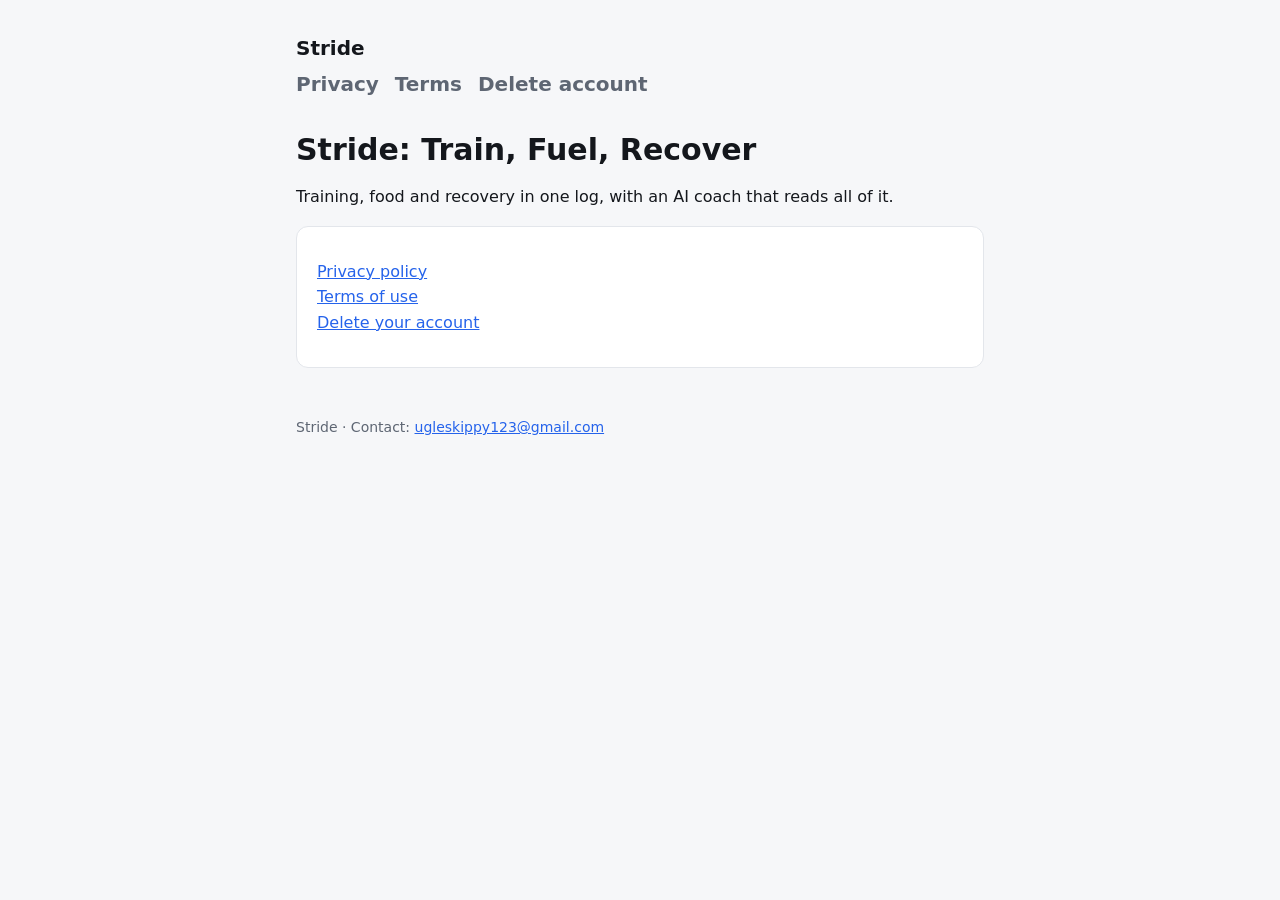
<file: index.html>
<!doctype html>
<html lang="en">
<head>
<meta charset="utf-8">
<meta name="viewport" content="width=device-width, initial-scale=1">
<title>Stride: Train, Fuel, Recover</title>
<link rel="stylesheet" href="style.css">
</head>
<body>
<main>
<header><a href="index.html">Stride</a>
<nav><a href="privacy.html">Privacy</a><a href="terms.html">Terms</a><a href="delete-account.html">Delete account</a></nav>
</header>
<h1>Stride: Train, Fuel, Recover</h1>
<p>Training, food and recovery in one log, with an AI coach that reads all of it.</p>
<div class="card">
<p><a href="privacy.html">Privacy policy</a><br>
<a href="terms.html">Terms of use</a><br>
<a href="delete-account.html">Delete your account</a></p>
</div>
<footer>Stride · Contact: <a href="mailto:ugleskippy123@gmail.com">ugleskippy123@gmail.com</a></footer>
</main>
</body>
</html>
</file>
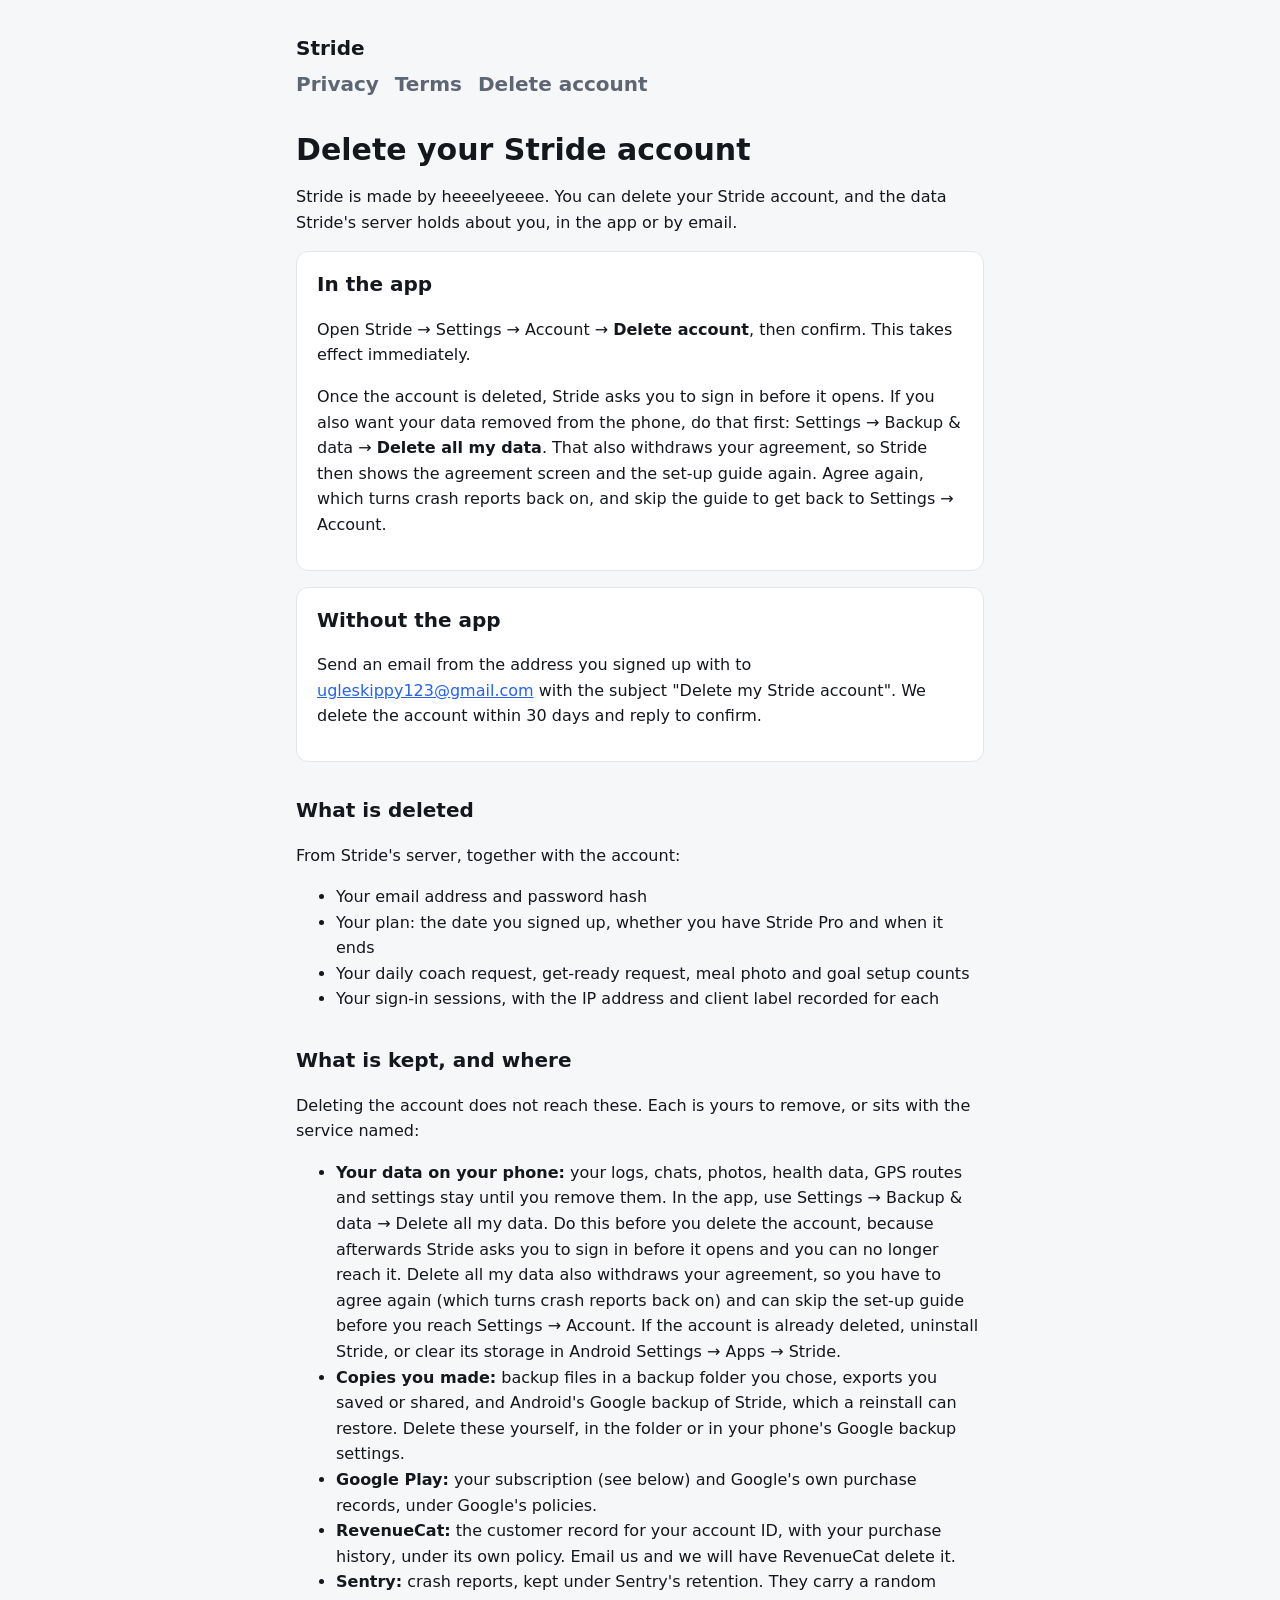
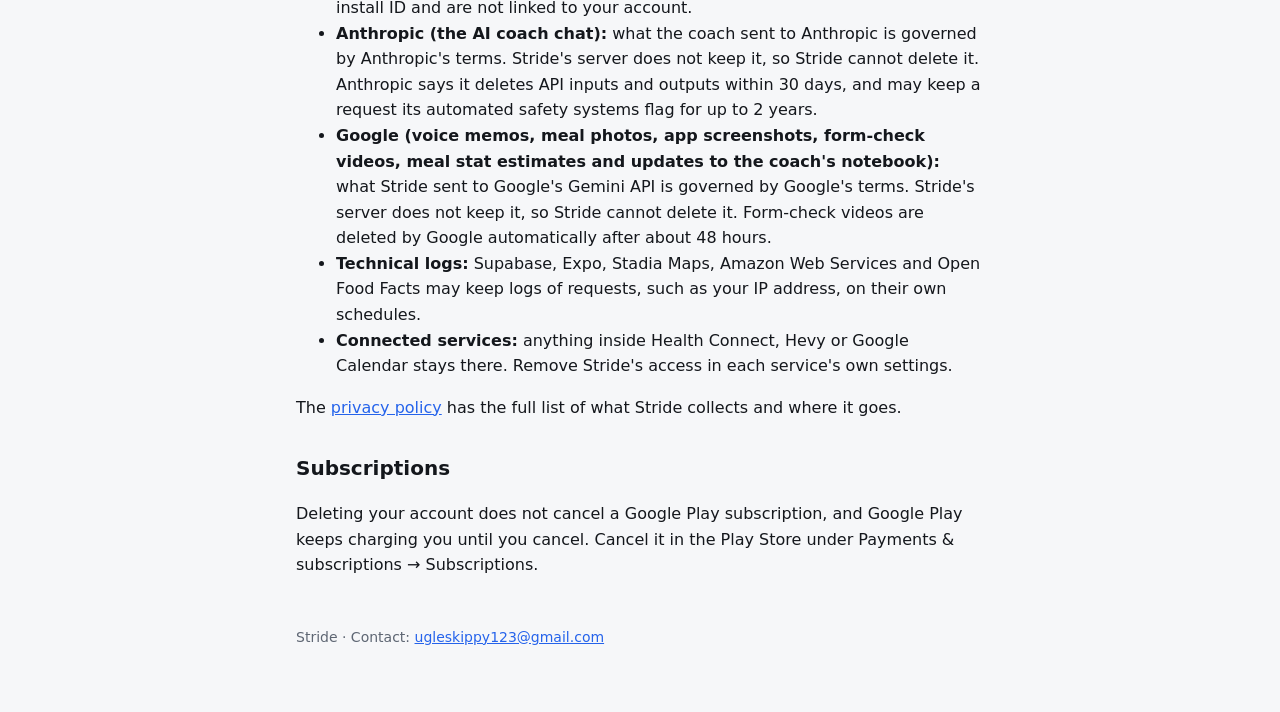
<file: delete-account.html>
<!doctype html>
<html lang="en">
<head>
<meta charset="utf-8">
<meta name="viewport" content="width=device-width, initial-scale=1">
<title>Delete your account · Stride</title>
<link rel="stylesheet" href="style.css">
</head>
<body>
<main>
<header><a href="index.html">Stride</a>
<nav><a href="privacy.html">Privacy</a><a href="terms.html">Terms</a><a href="delete-account.html">Delete account</a></nav>
</header>
<h1>Delete your Stride account</h1>
<p>Stride is made by heeeelyeeee. You can delete your Stride account, and the data Stride's server holds about you, in the app or by email.</p>

<div class="card">
<h2 style="margin-top:0">In the app</h2>
<p>Open Stride → Settings → Account → <strong>Delete account</strong>, then confirm. This takes effect immediately.</p>
<p>Once the account is deleted, Stride asks you to sign in before it opens. If you also want your data removed from the phone, do that first: Settings → Backup &amp; data → <strong>Delete all my data</strong>. That also withdraws your agreement, so Stride then shows the agreement screen and the set-up guide again. Agree again, which turns crash reports back on, and skip the guide to get back to Settings → Account.</p>
</div>

<div class="card">
<h2 style="margin-top:0">Without the app</h2>
<p>Send an email from the address you signed up with to <a href="mailto:ugleskippy123@gmail.com?subject=Delete%20my%20Stride%20account">ugleskippy123@gmail.com</a> with the subject "Delete my Stride account". We delete the account within 30 days and reply to confirm.</p>
</div>

<h2>What is deleted</h2>
<p>From Stride's server, together with the account:</p>
<ul>
<li>Your email address and password hash</li>
<li>Your plan: the date you signed up, whether you have Stride Pro and when it ends</li>
<li>Your daily coach request, get-ready request, meal photo and goal setup counts</li>
<li>Your sign-in sessions, with the IP address and client label recorded for each</li>
</ul>

<h2>What is kept, and where</h2>
<p>Deleting the account does not reach these. Each is yours to remove, or sits with the service named:</p>
<ul>
<li><strong>Your data on your phone:</strong> your logs, chats, photos, health data, GPS routes and settings stay until you remove them. In the app, use Settings → Backup &amp; data → Delete all my data. Do this before you delete the account, because afterwards Stride asks you to sign in before it opens and you can no longer reach it. Delete all my data also withdraws your agreement, so you have to agree again (which turns crash reports back on) and can skip the set-up guide before you reach Settings → Account. If the account is already deleted, uninstall Stride, or clear its storage in Android Settings → Apps → Stride.</li>
<li><strong>Copies you made:</strong> backup files in a backup folder you chose, exports you saved or shared, and Android's Google backup of Stride, which a reinstall can restore. Delete these yourself, in the folder or in your phone's Google backup settings.</li>
<li><strong>Google Play:</strong> your subscription (see below) and Google's own purchase records, under Google's policies.</li>
<li><strong>RevenueCat:</strong> the customer record for your account ID, with your purchase history, under its own policy. Email us and we will have RevenueCat delete it.</li>
<li><strong>Sentry:</strong> crash reports, kept under Sentry's retention. They carry a random install ID and are not linked to your account.</li>
<li><strong>Anthropic (the AI coach chat):</strong> what the coach sent to Anthropic is governed by Anthropic's terms. Stride's server does not keep it, so Stride cannot delete it. Anthropic says it deletes API inputs and outputs within 30 days, and may keep a request its automated safety systems flag for up to 2 years.</li>
<li><strong>Google (voice memos, meal photos, app screenshots, form-check videos, meal stat estimates and updates to the coach's notebook):</strong> what Stride sent to Google's Gemini API is governed by Google's terms. Stride's server does not keep it, so Stride cannot delete it. Form-check videos are deleted by Google automatically after about 48 hours.</li>
<li><strong>Technical logs:</strong> Supabase, Expo, Stadia Maps, Amazon Web Services and Open Food Facts may keep logs of requests, such as your IP address, on their own schedules.</li>
<li><strong>Connected services:</strong> anything inside Health Connect, Hevy or Google Calendar stays there. Remove Stride's access in each service's own settings.</li>
</ul>
<p>The <a href="privacy.html">privacy policy</a> has the full list of what Stride collects and where it goes.</p>

<h2>Subscriptions</h2>
<p>Deleting your account does not cancel a Google Play subscription, and Google Play keeps charging you until you cancel. Cancel it in the Play Store under Payments &amp; subscriptions → Subscriptions.</p>
<footer>Stride · Contact: <a href="mailto:ugleskippy123@gmail.com">ugleskippy123@gmail.com</a></footer>
</main>
</body>
</html>
</file>
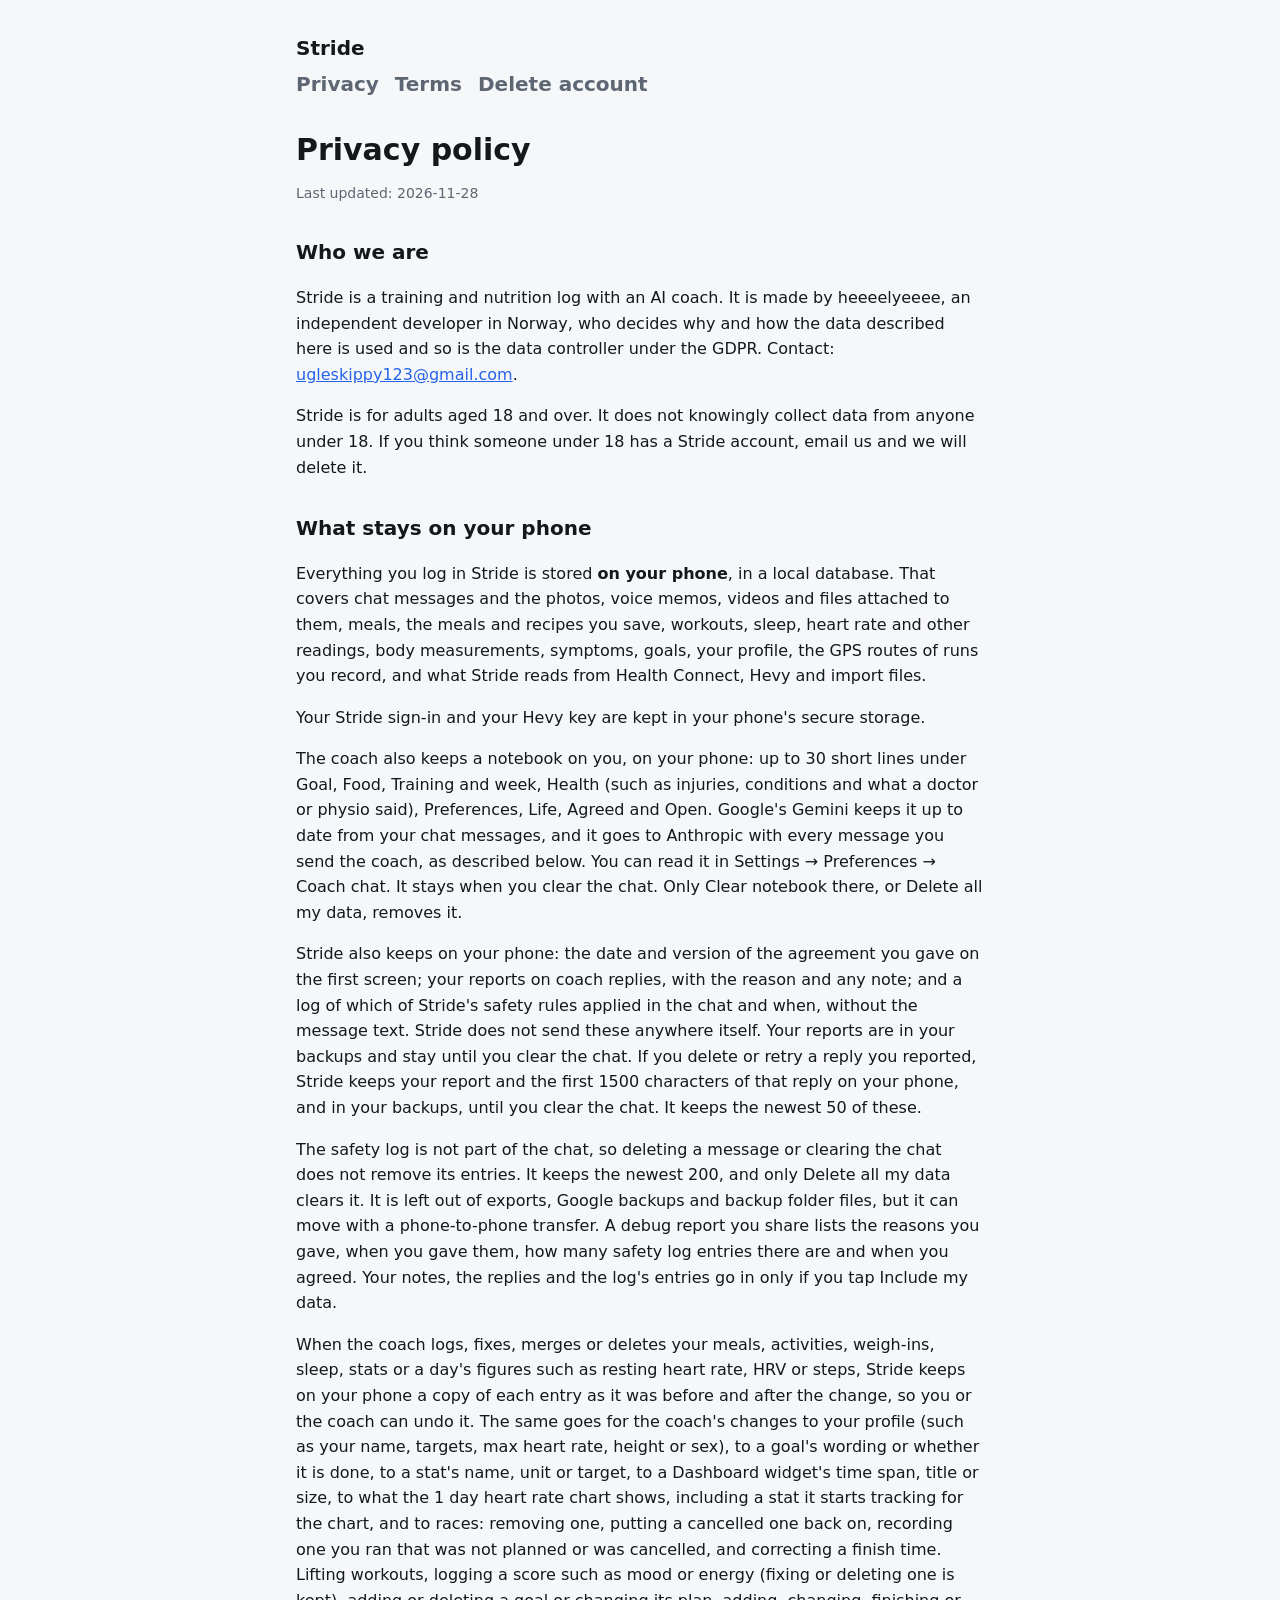
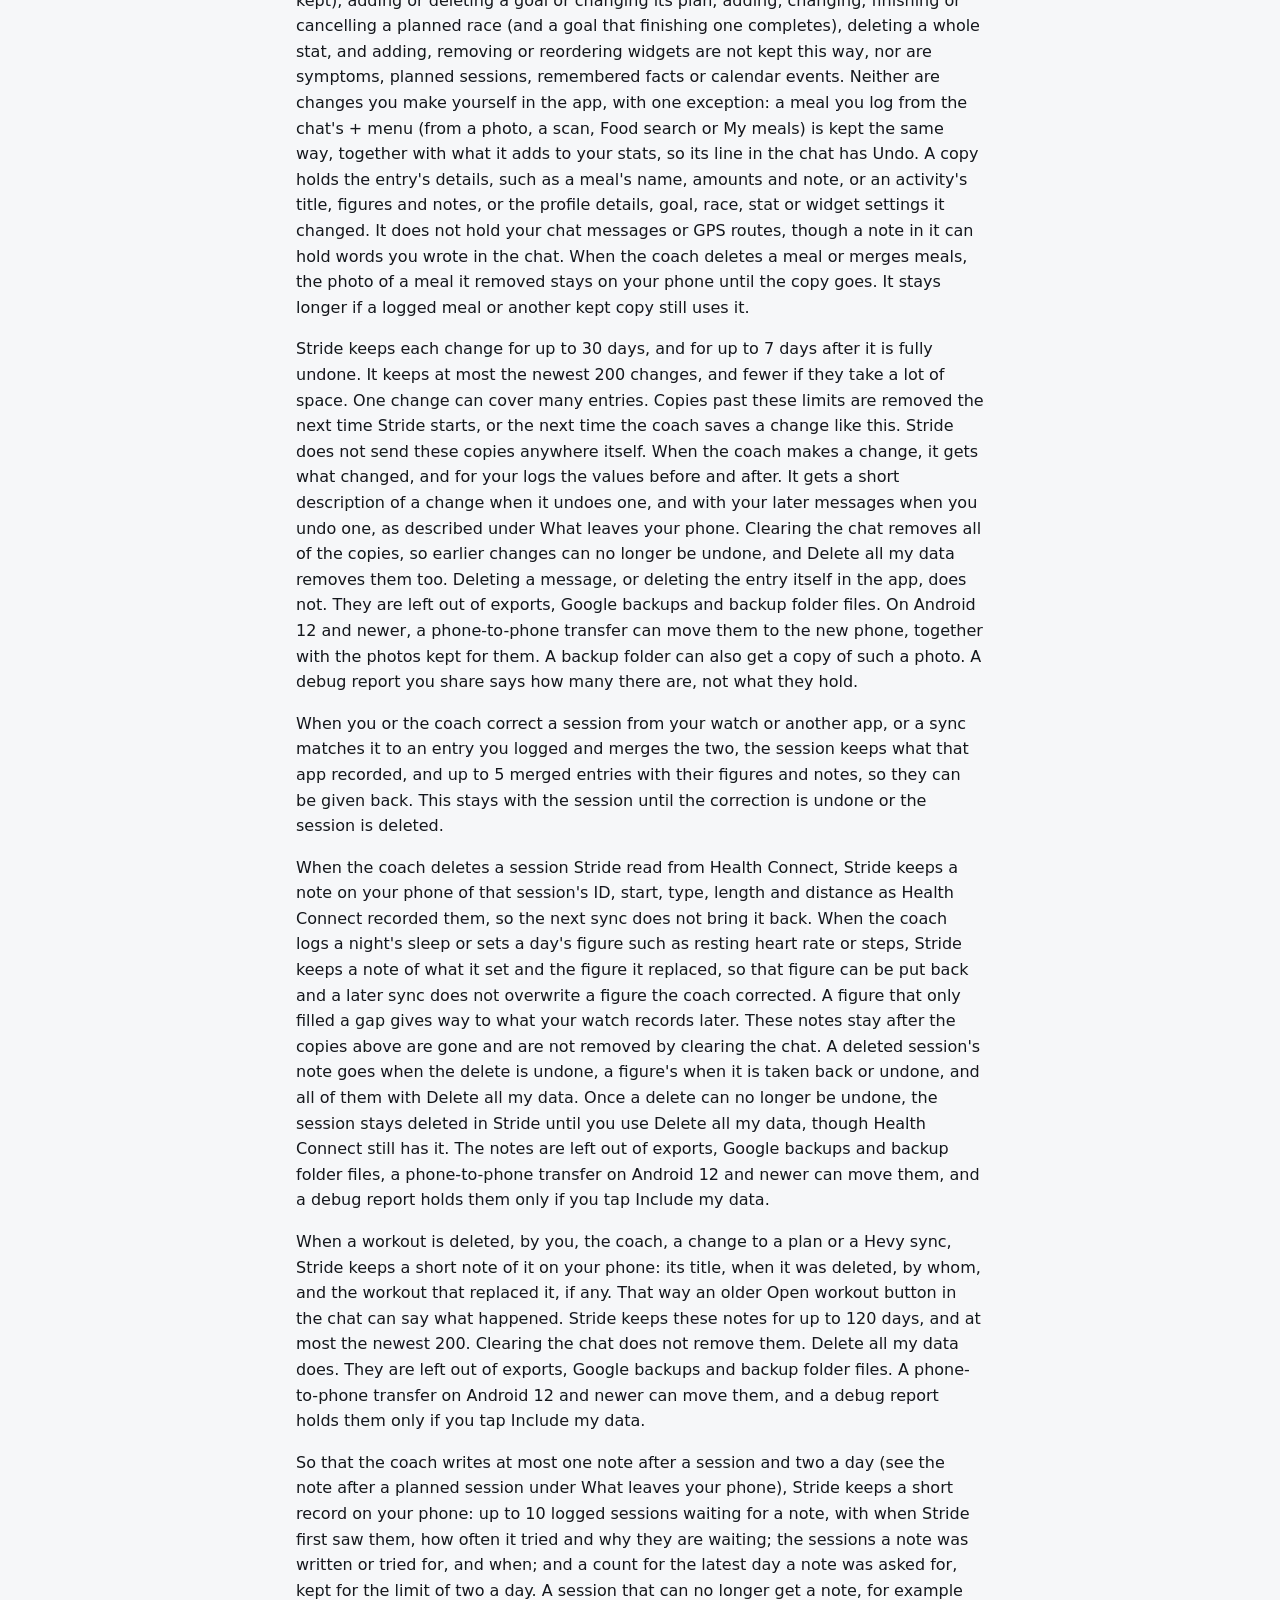
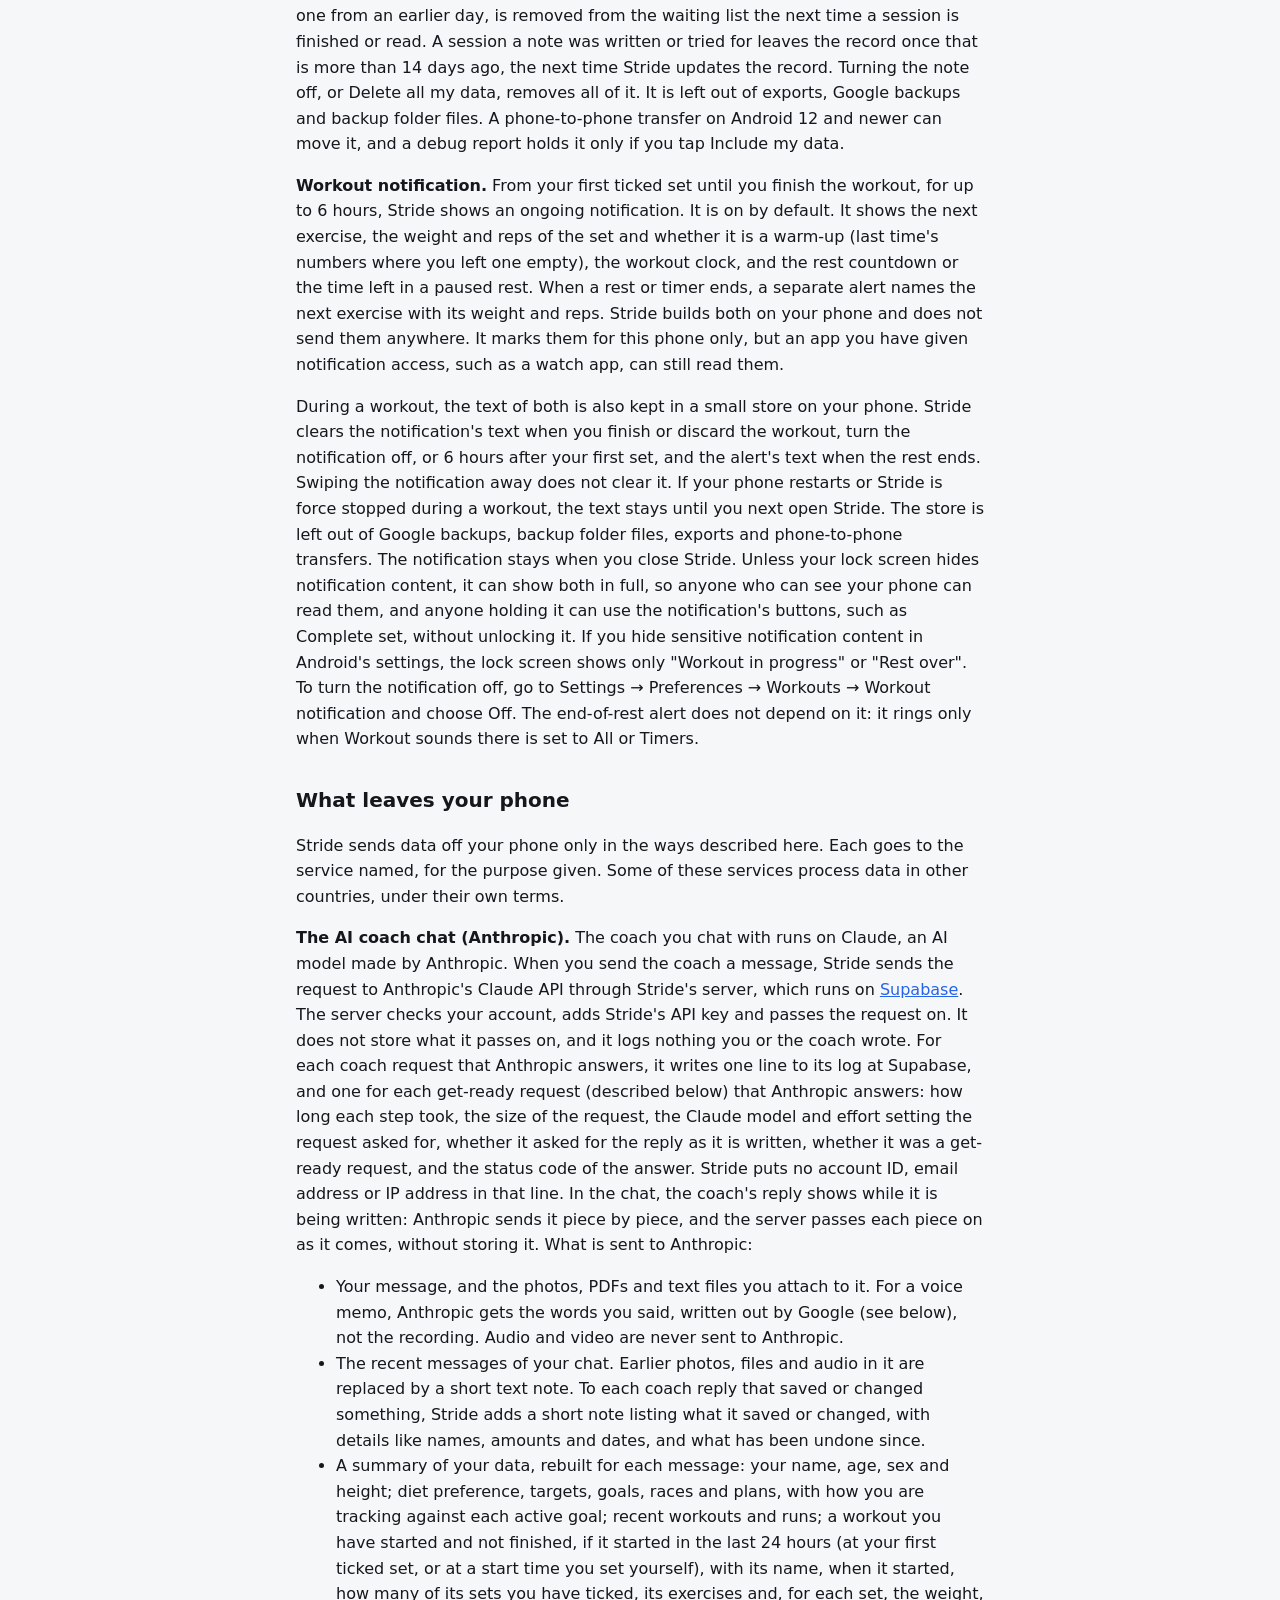
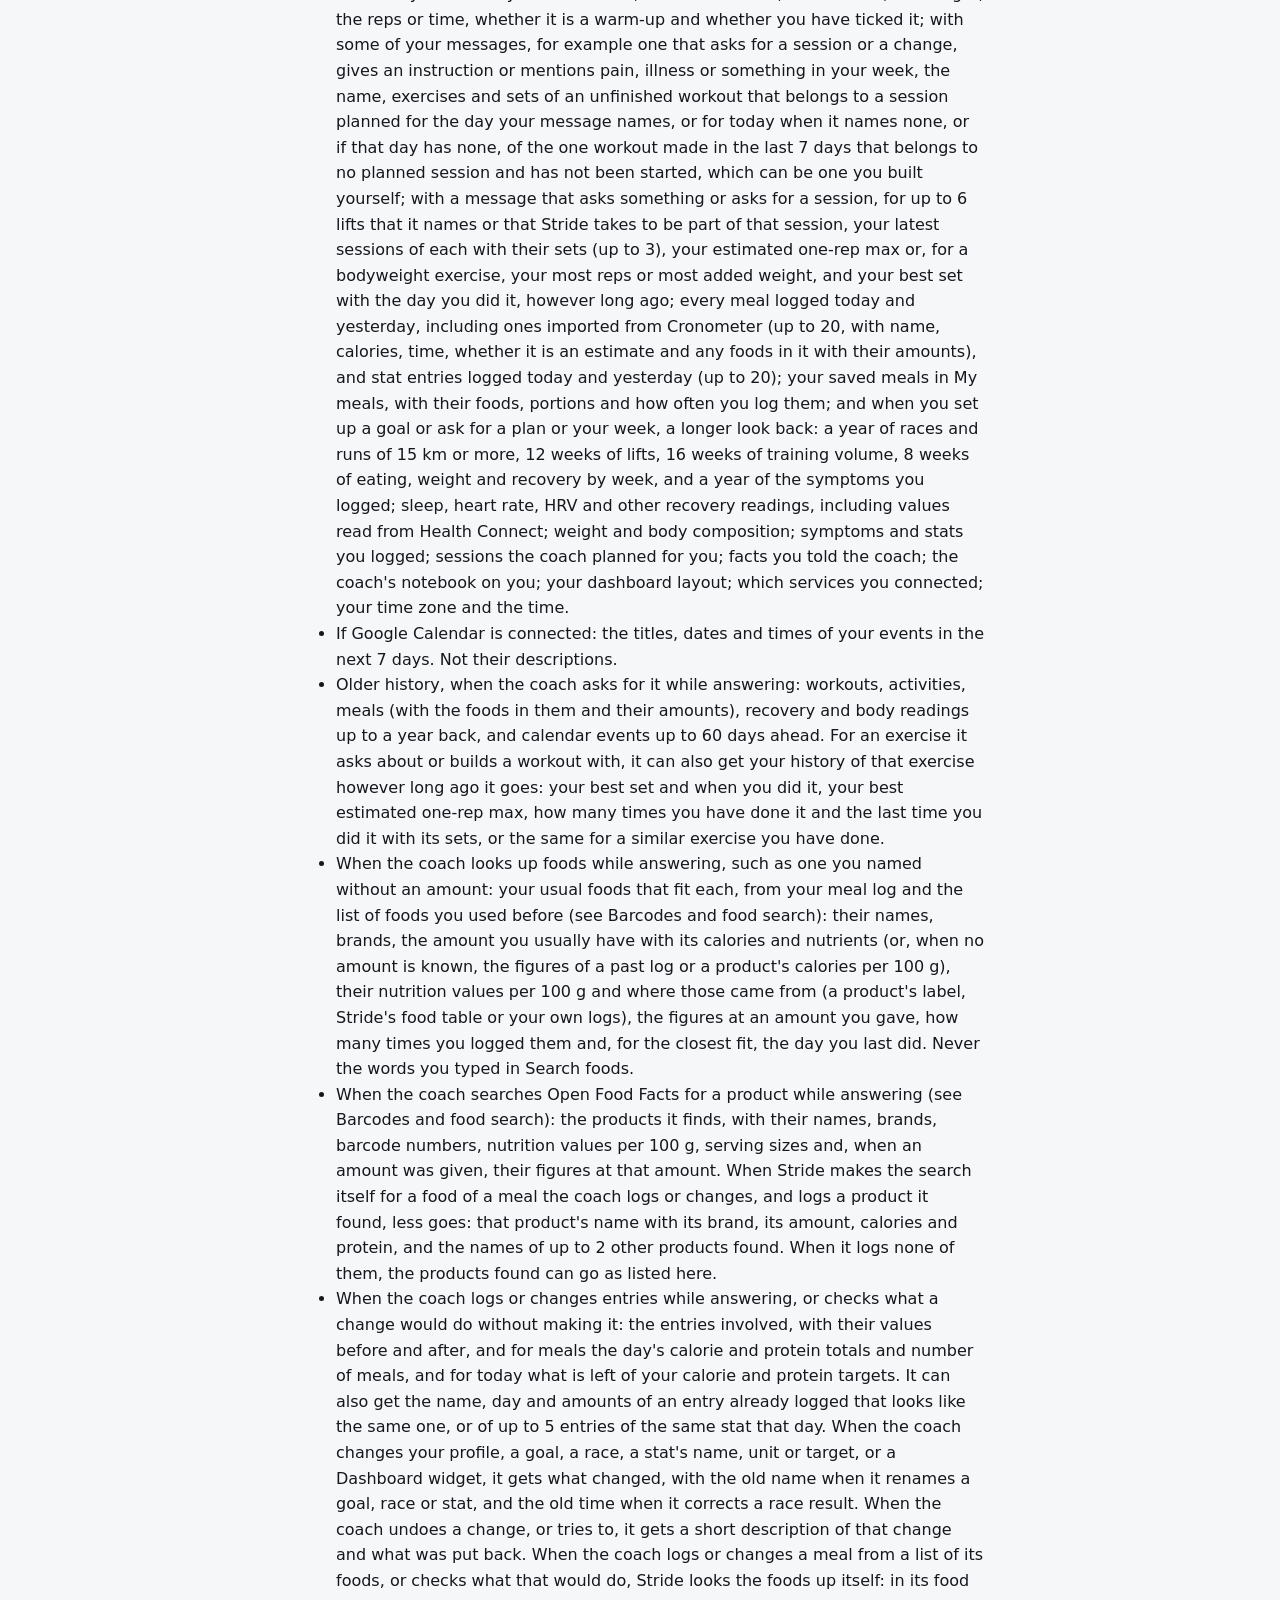
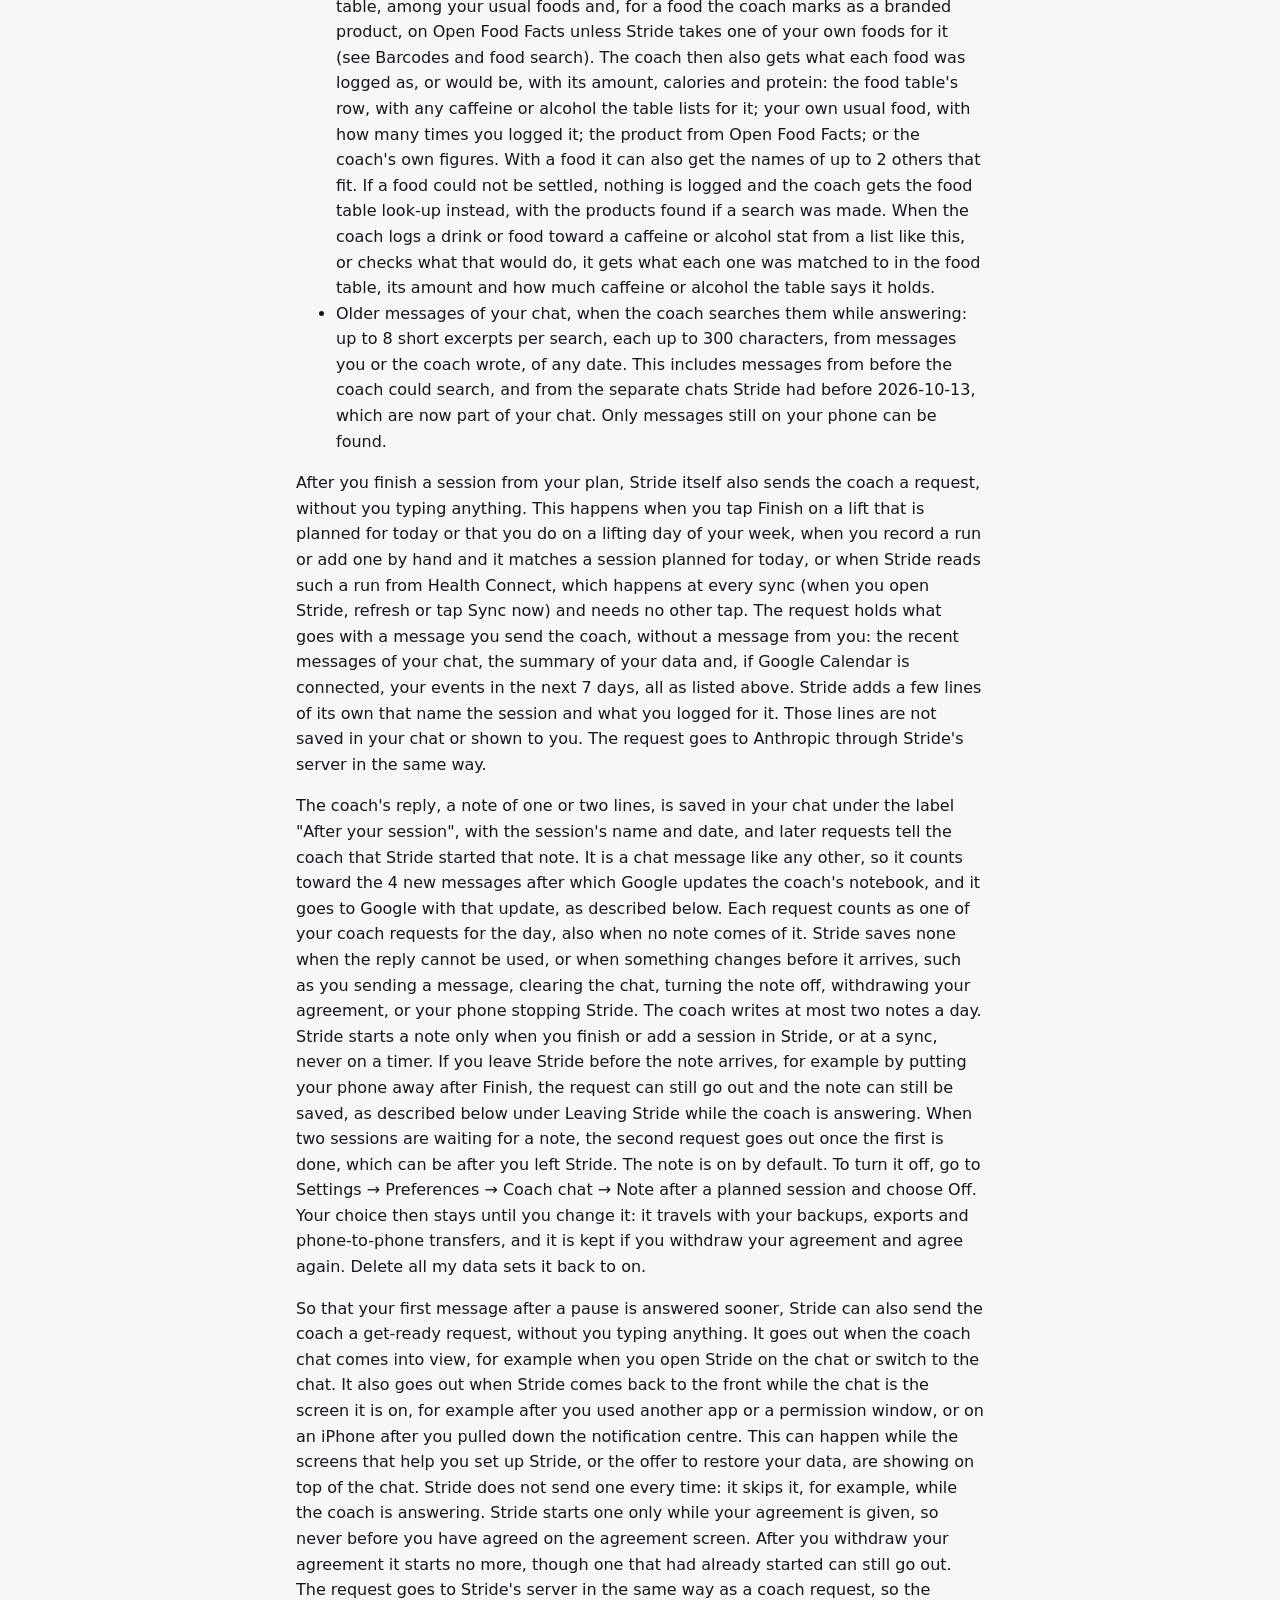
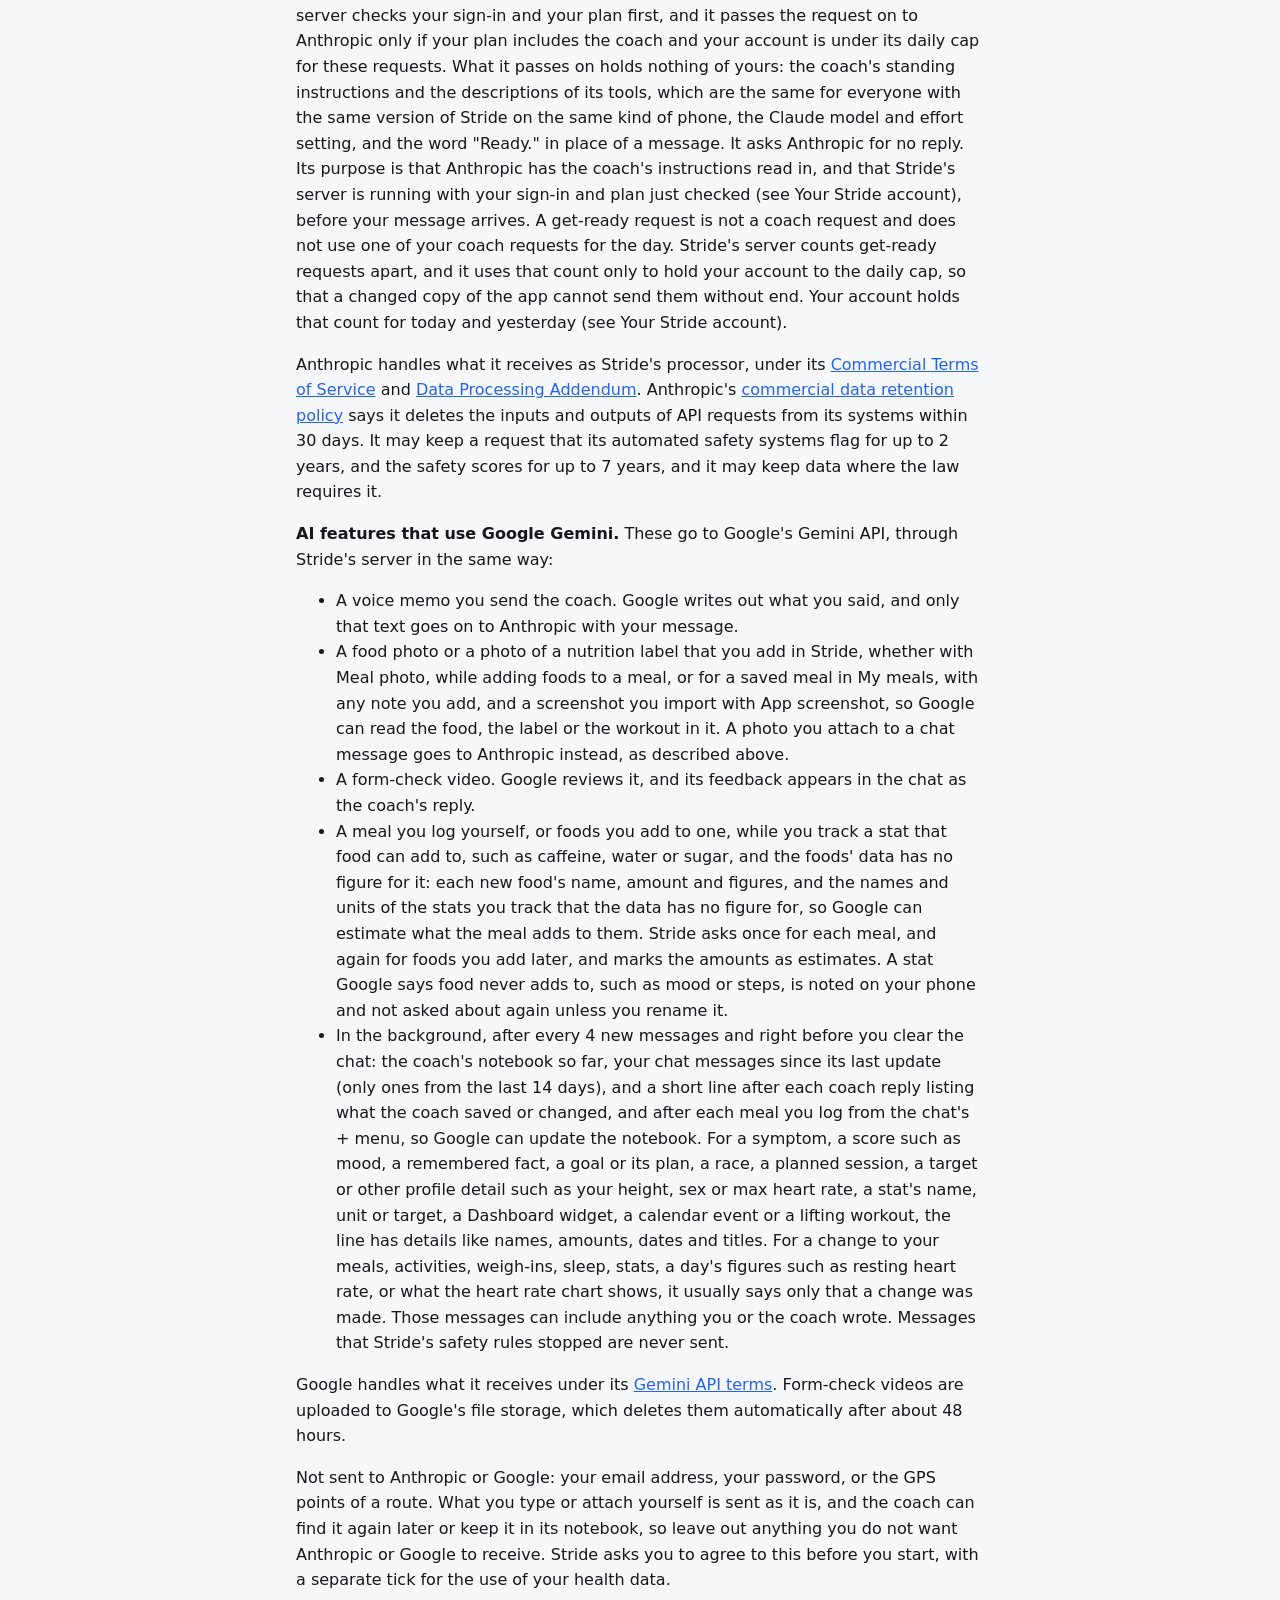
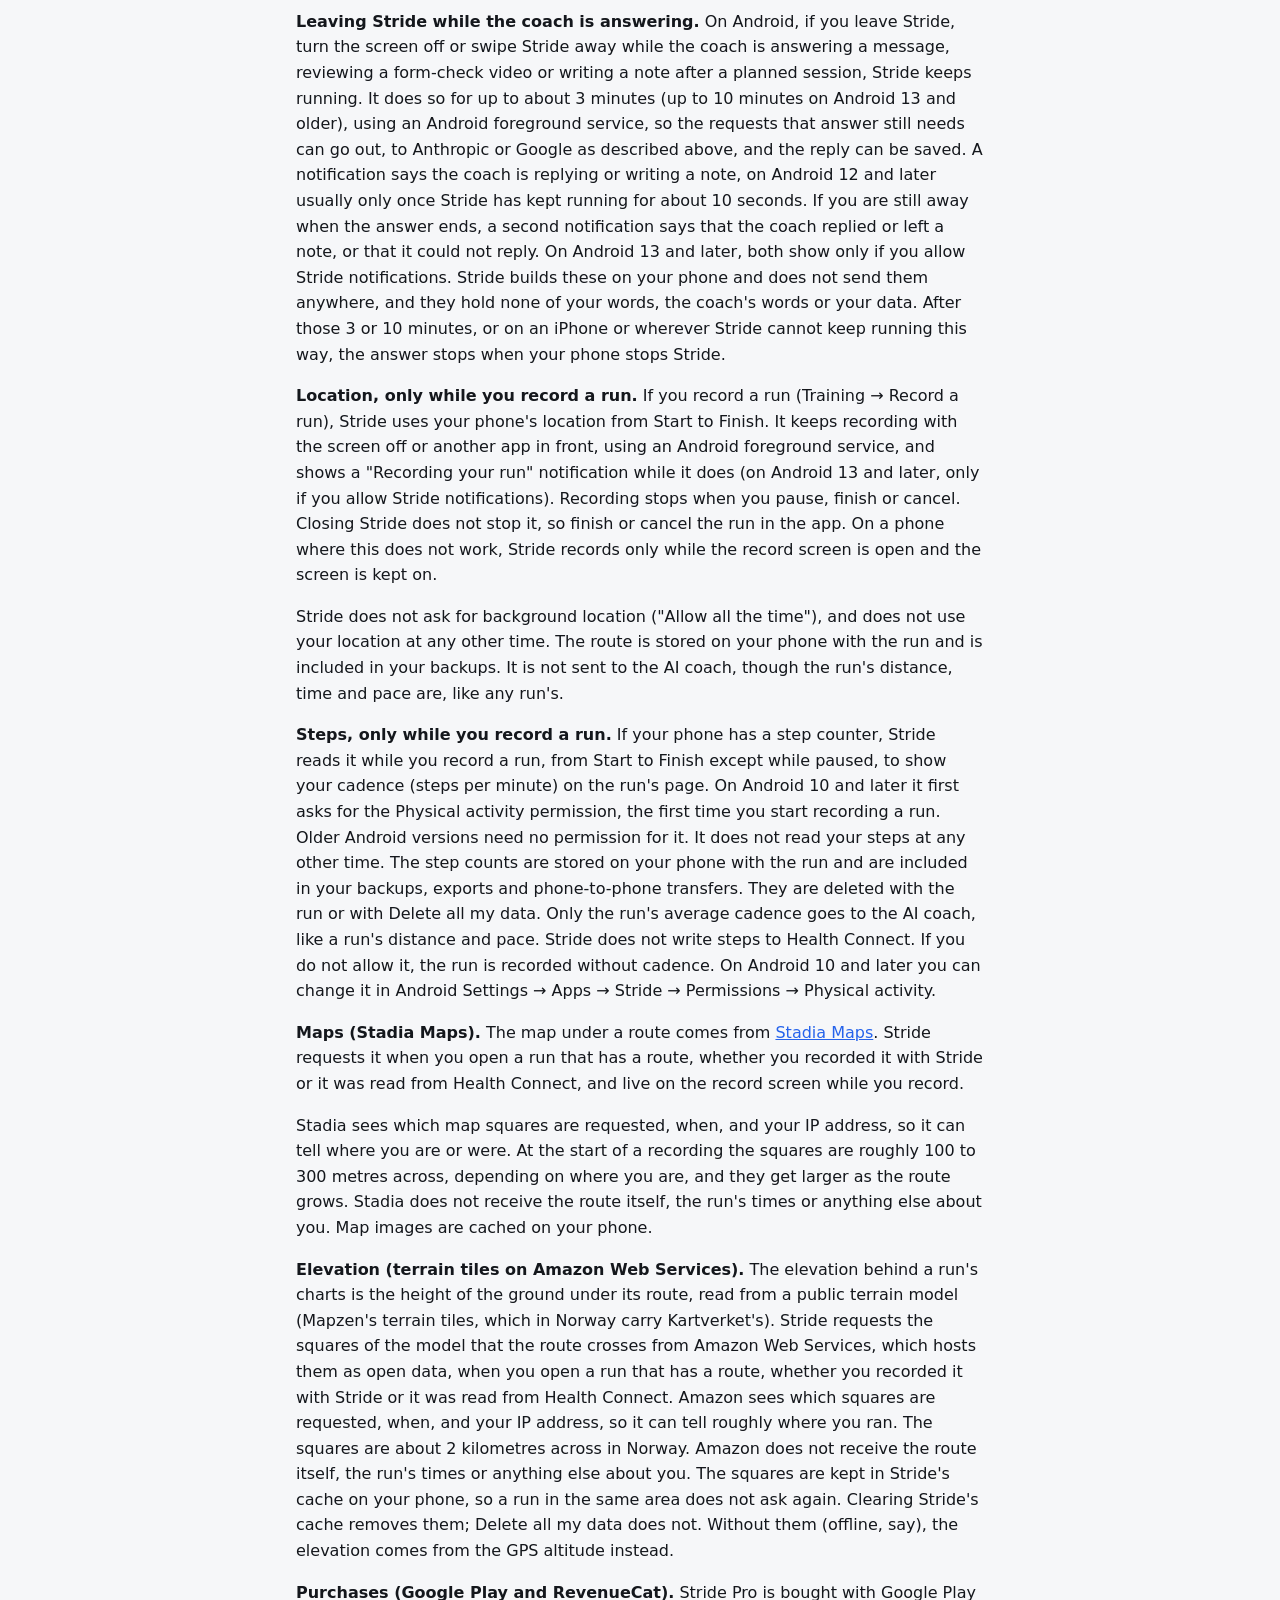
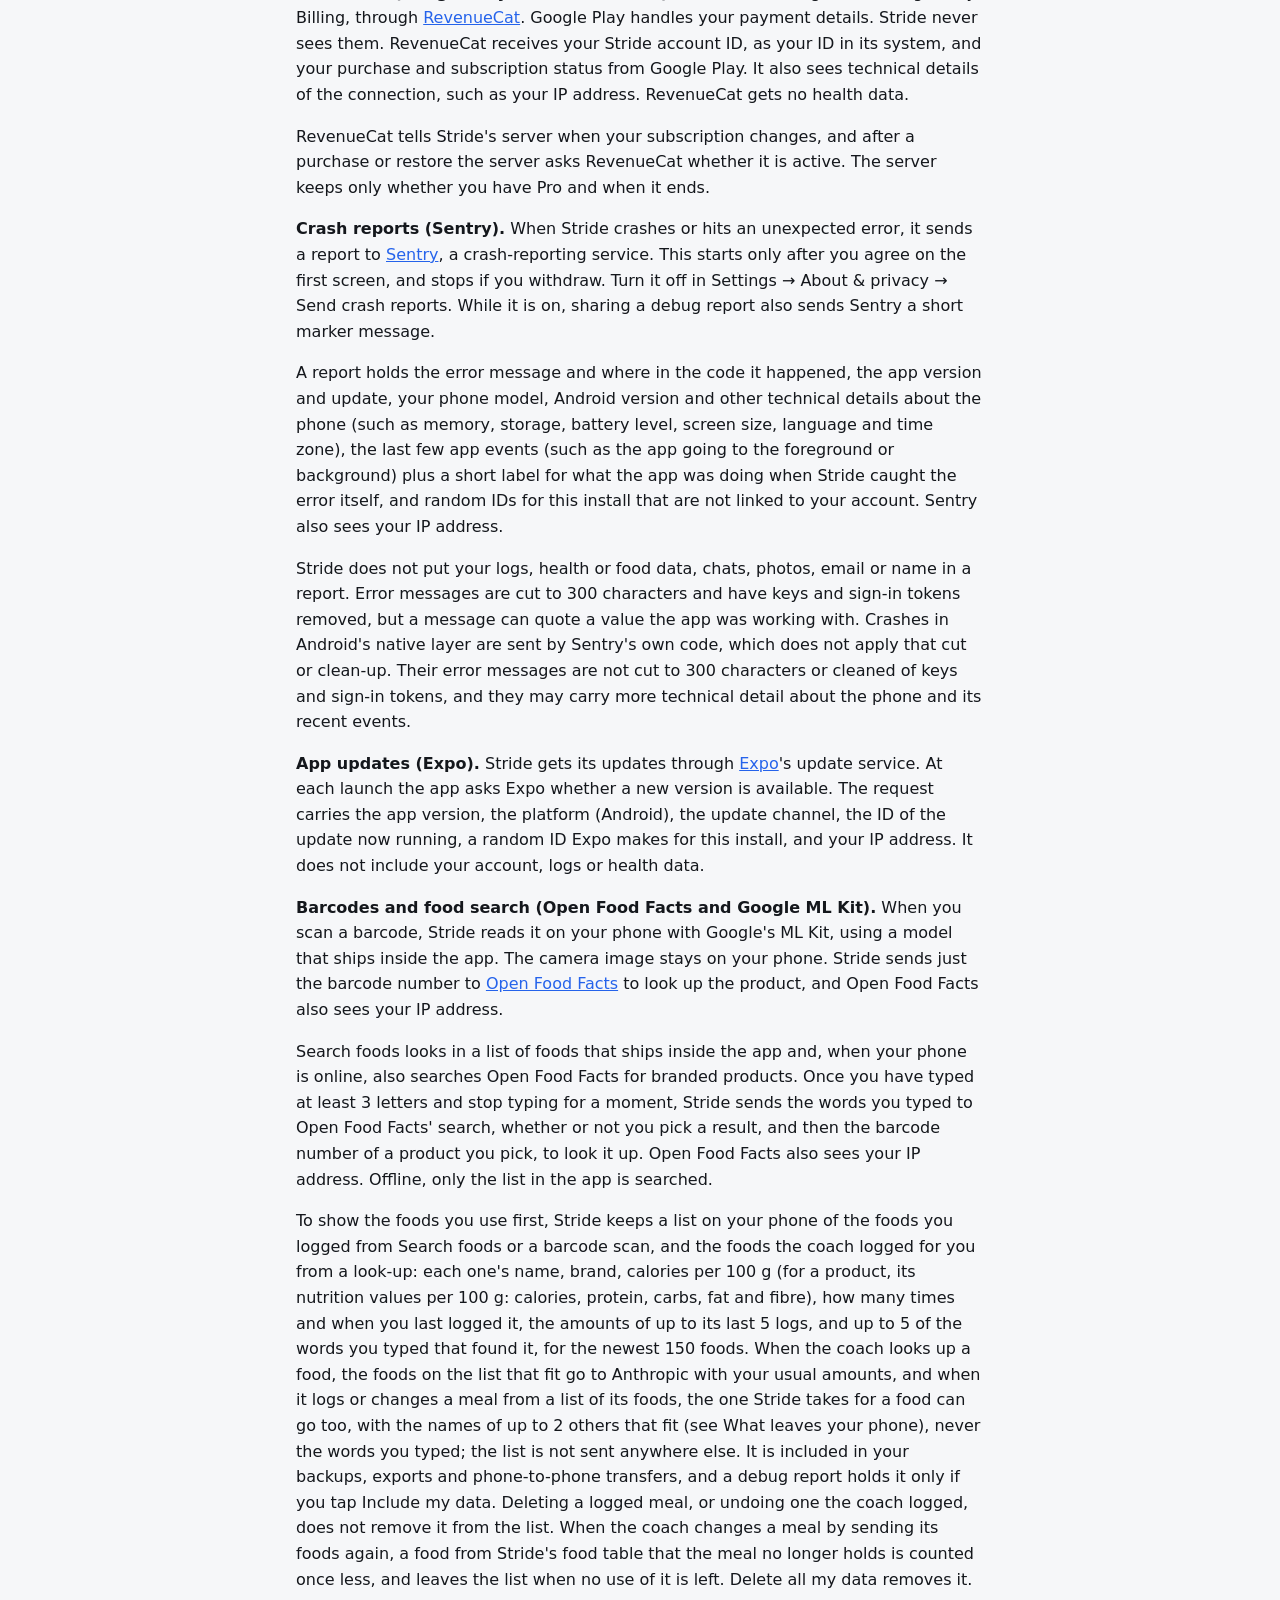
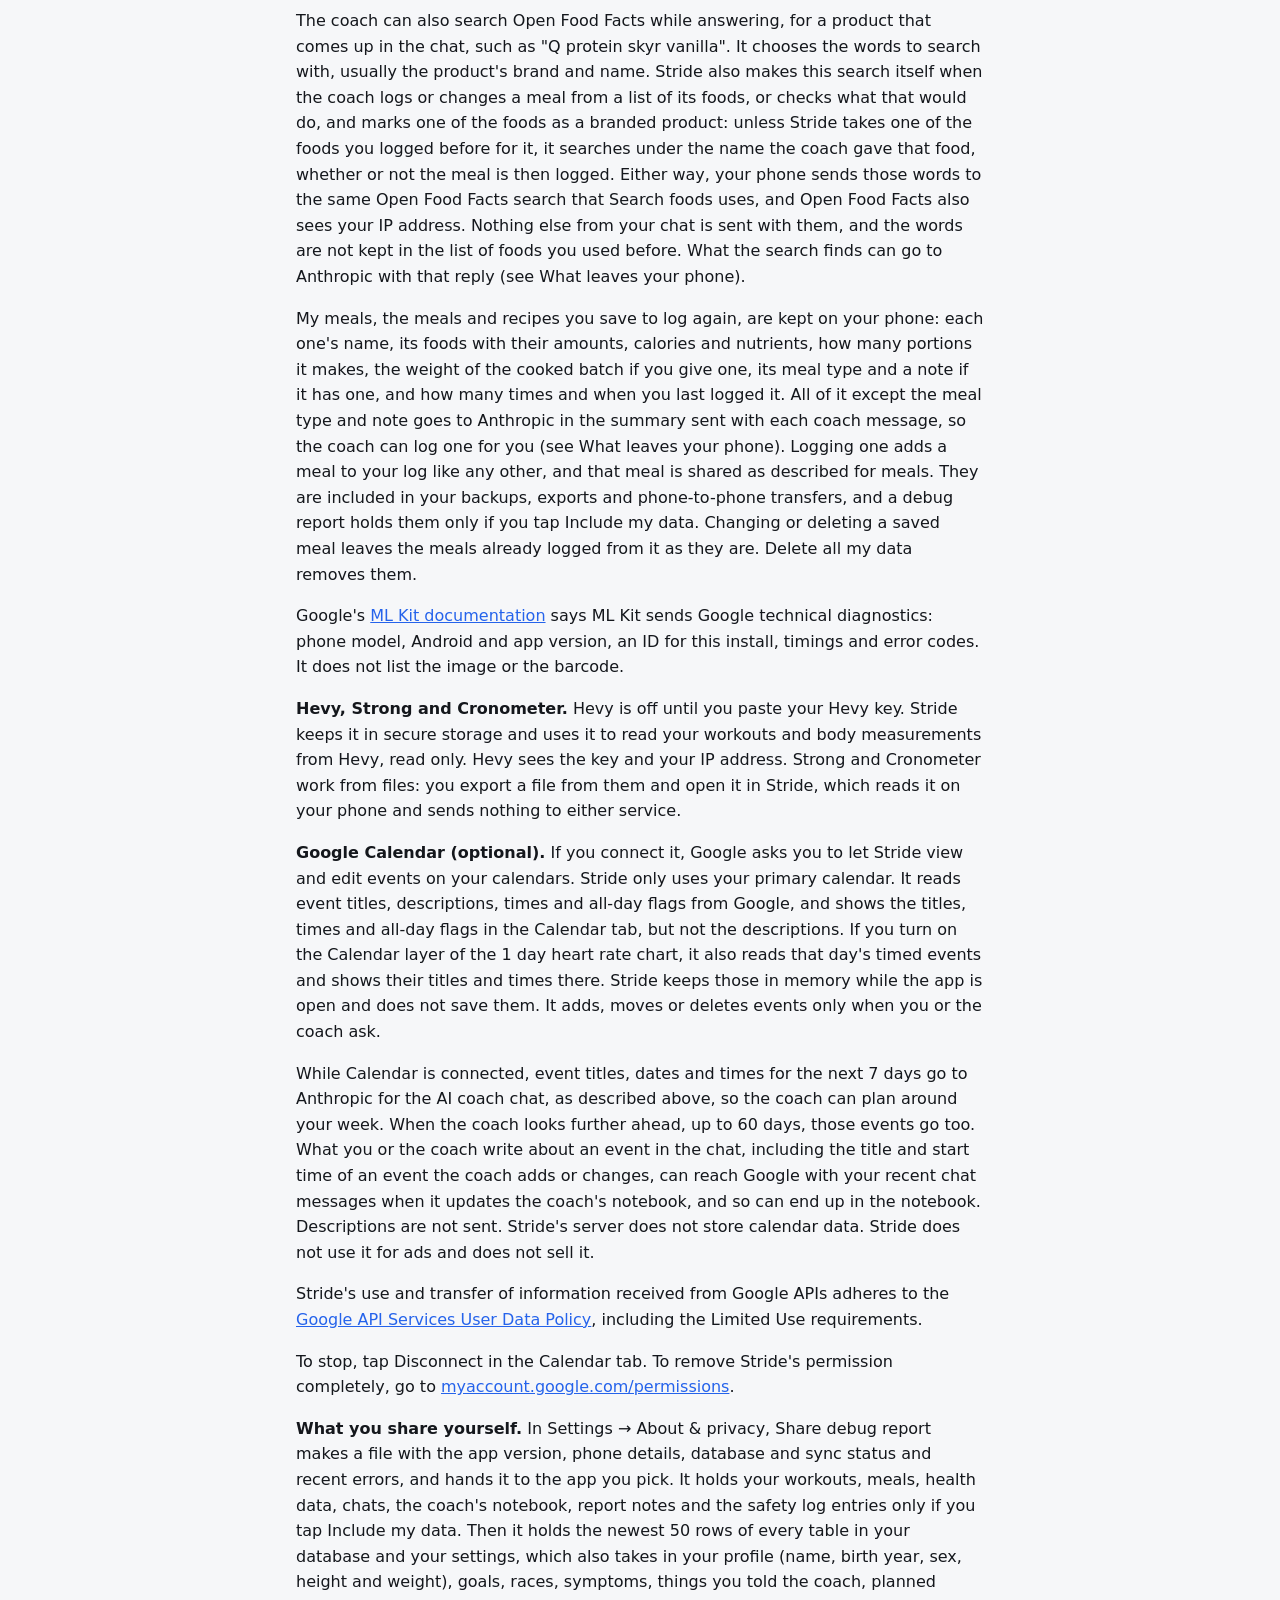
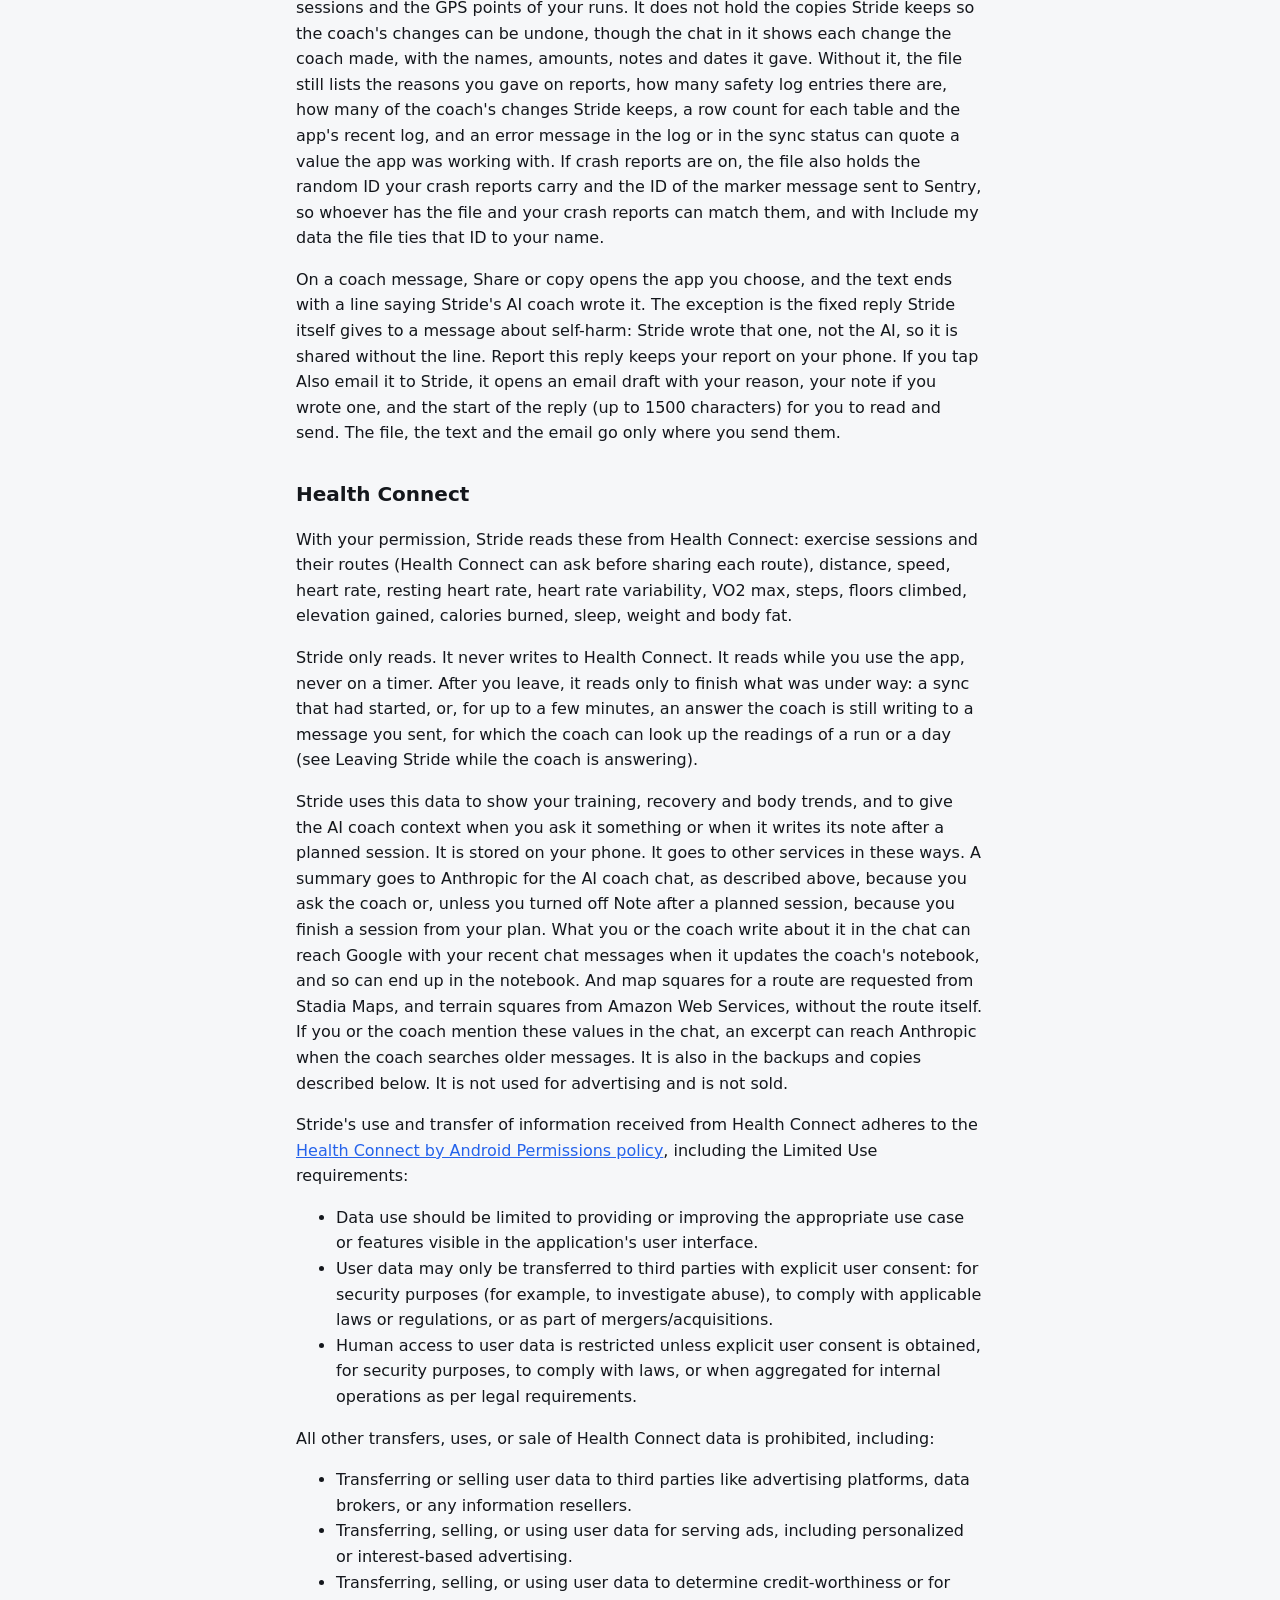
<file: privacy.html>
<!doctype html>
<html lang="en">
<head>
<meta charset="utf-8">
<meta name="viewport" content="width=device-width, initial-scale=1">
<title>Privacy policy · Stride</title>
<link rel="stylesheet" href="style.css">
</head>
<body>
<main>
<header><a href="index.html">Stride</a>
<nav><a href="privacy.html">Privacy</a><a href="terms.html">Terms</a><a href="delete-account.html">Delete account</a></nav>
</header>
<h1>Privacy policy</h1>
<p class="updated">Last updated: 2026-11-28</p>

<h2>Who we are</h2>
<p>Stride is a training and nutrition log with an AI coach. It is made by heeeelyeeee, an independent developer in Norway, who decides why and how the data described here is used and so is the data controller under the GDPR. Contact: <a href="mailto:ugleskippy123@gmail.com">ugleskippy123@gmail.com</a>.</p>
<p>Stride is for adults aged 18 and over. It does not knowingly collect data from anyone under 18. If you think someone under 18 has a Stride account, email us and we will delete it.</p>

<h2>What stays on your phone</h2>
<p>Everything you log in Stride is stored <strong>on your phone</strong>, in a local database. That covers chat messages and the photos, voice memos, videos and files attached to them, meals, the meals and recipes you save, workouts, sleep, heart rate and other readings, body measurements, symptoms, goals, your profile, the GPS routes of runs you record, and what Stride reads from Health Connect, Hevy and import files.</p>
<p>Your Stride sign-in and your Hevy key are kept in your phone's secure storage.</p>
<p>The coach also keeps a notebook on you, on your phone: up to 30 short lines under Goal, Food, Training and week, Health (such as injuries, conditions and what a doctor or physio said), Preferences, Life, Agreed and Open. Google's Gemini keeps it up to date from your chat messages, and it goes to Anthropic with every message you send the coach, as described below. You can read it in Settings → Preferences → Coach chat. It stays when you clear the chat. Only Clear notebook there, or Delete all my data, removes it.</p>
<p>Stride also keeps on your phone: the date and version of the agreement you gave on the first screen; your reports on coach replies, with the reason and any note; and a log of which of Stride's safety rules applied in the chat and when, without the message text. Stride does not send these anywhere itself. Your reports are in your backups and stay until you clear the chat. If you delete or retry a reply you reported, Stride keeps your report and the first 1500 characters of that reply on your phone, and in your backups, until you clear the chat. It keeps the newest 50 of these.</p>
<p>The safety log is not part of the chat, so deleting a message or clearing the chat does not remove its entries. It keeps the newest 200, and only Delete all my data clears it. It is left out of exports, Google backups and backup folder files, but it can move with a phone-to-phone transfer. A debug report you share lists the reasons you gave, when you gave them, how many safety log entries there are and when you agreed. Your notes, the replies and the log's entries go in only if you tap Include my data.</p>
<p>When the coach logs, fixes, merges or deletes your meals, activities, weigh-ins, sleep, stats or a day's figures such as resting heart rate, HRV or steps, Stride keeps on your phone a copy of each entry as it was before and after the change, so you or the coach can undo it. The same goes for the coach's changes to your profile (such as your name, targets, max heart rate, height or sex), to a goal's wording or whether it is done, to a stat's name, unit or target, to a Dashboard widget's time span, title or size, to what the 1 day heart rate chart shows, including a stat it starts tracking for the chart, and to races: removing one, putting a cancelled one back on, recording one you ran that was not planned or was cancelled, and correcting a finish time. Lifting workouts, logging a score such as mood or energy (fixing or deleting one is kept), adding or deleting a goal or changing its plan, adding, changing, finishing or cancelling a planned race (and a goal that finishing one completes), deleting a whole stat, and adding, removing or reordering widgets are not kept this way, nor are symptoms, planned sessions, remembered facts or calendar events. Neither are changes you make yourself in the app, with one exception: a meal you log from the chat's + menu (from a photo, a scan, Food search or My meals) is kept the same way, together with what it adds to your stats, so its line in the chat has Undo. A copy holds the entry's details, such as a meal's name, amounts and note, or an activity's title, figures and notes, or the profile details, goal, race, stat or widget settings it changed. It does not hold your chat messages or GPS routes, though a note in it can hold words you wrote in the chat. When the coach deletes a meal or merges meals, the photo of a meal it removed stays on your phone until the copy goes. It stays longer if a logged meal or another kept copy still uses it.</p>
<p>Stride keeps each change for up to 30 days, and for up to 7 days after it is fully undone. It keeps at most the newest 200 changes, and fewer if they take a lot of space. One change can cover many entries. Copies past these limits are removed the next time Stride starts, or the next time the coach saves a change like this. Stride does not send these copies anywhere itself. When the coach makes a change, it gets what changed, and for your logs the values before and after. It gets a short description of a change when it undoes one, and with your later messages when you undo one, as described under What leaves your phone. Clearing the chat removes all of the copies, so earlier changes can no longer be undone, and Delete all my data removes them too. Deleting a message, or deleting the entry itself in the app, does not. They are left out of exports, Google backups and backup folder files. On Android 12 and newer, a phone-to-phone transfer can move them to the new phone, together with the photos kept for them. A backup folder can also get a copy of such a photo. A debug report you share says how many there are, not what they hold.</p>
<p>When you or the coach correct a session from your watch or another app, or a sync matches it to an entry you logged and merges the two, the session keeps what that app recorded, and up to 5 merged entries with their figures and notes, so they can be given back. This stays with the session until the correction is undone or the session is deleted.</p>
<p>When the coach deletes a session Stride read from Health Connect, Stride keeps a note on your phone of that session's ID, start, type, length and distance as Health Connect recorded them, so the next sync does not bring it back. When the coach logs a night's sleep or sets a day's figure such as resting heart rate or steps, Stride keeps a note of what it set and the figure it replaced, so that figure can be put back and a later sync does not overwrite a figure the coach corrected. A figure that only filled a gap gives way to what your watch records later. These notes stay after the copies above are gone and are not removed by clearing the chat. A deleted session's note goes when the delete is undone, a figure's when it is taken back or undone, and all of them with Delete all my data. Once a delete can no longer be undone, the session stays deleted in Stride until you use Delete all my data, though Health Connect still has it. The notes are left out of exports, Google backups and backup folder files, a phone-to-phone transfer on Android 12 and newer can move them, and a debug report holds them only if you tap Include my data.</p>
<p>When a workout is deleted, by you, the coach, a change to a plan or a Hevy sync, Stride keeps a short note of it on your phone: its title, when it was deleted, by whom, and the workout that replaced it, if any. That way an older Open workout button in the chat can say what happened. Stride keeps these notes for up to 120 days, and at most the newest 200. Clearing the chat does not remove them. Delete all my data does. They are left out of exports, Google backups and backup folder files. A phone-to-phone transfer on Android 12 and newer can move them, and a debug report holds them only if you tap Include my data.</p>
<p>So that the coach writes at most one note after a session and two a day (see the note after a planned session under What leaves your phone), Stride keeps a short record on your phone: up to 10 logged sessions waiting for a note, with when Stride first saw them, how often it tried and why they are waiting; the sessions a note was written or tried for, and when; and a count for the latest day a note was asked for, kept for the limit of two a day. A session that can no longer get a note, for example one from an earlier day, is removed from the waiting list the next time a session is finished or read. A session a note was written or tried for leaves the record once that is more than 14 days ago, the next time Stride updates the record. Turning the note off, or Delete all my data, removes all of it. It is left out of exports, Google backups and backup folder files. A phone-to-phone transfer on Android 12 and newer can move it, and a debug report holds it only if you tap Include my data.</p>
<p><strong>Workout notification.</strong> From your first ticked set until you finish the workout, for up to 6 hours, Stride shows an ongoing notification. It is on by default. It shows the next exercise, the weight and reps of the set and whether it is a warm-up (last time's numbers where you left one empty), the workout clock, and the rest countdown or the time left in a paused rest. When a rest or timer ends, a separate alert names the next exercise with its weight and reps. Stride builds both on your phone and does not send them anywhere. It marks them for this phone only, but an app you have given notification access, such as a watch app, can still read them.</p>
<p>During a workout, the text of both is also kept in a small store on your phone. Stride clears the notification's text when you finish or discard the workout, turn the notification off, or 6 hours after your first set, and the alert's text when the rest ends. Swiping the notification away does not clear it. If your phone restarts or Stride is force stopped during a workout, the text stays until you next open Stride. The store is left out of Google backups, backup folder files, exports and phone-to-phone transfers. The notification stays when you close Stride. Unless your lock screen hides notification content, it can show both in full, so anyone who can see your phone can read them, and anyone holding it can use the notification's buttons, such as Complete set, without unlocking it. If you hide sensitive notification content in Android's settings, the lock screen shows only "Workout in progress" or "Rest over". To turn the notification off, go to Settings → Preferences → Workouts → Workout notification and choose Off. The end-of-rest alert does not depend on it: it rings only when Workout sounds there is set to All or Timers.</p>

<h2>What leaves your phone</h2>
<p>Stride sends data off your phone only in the ways described here. Each goes to the service named, for the purpose given. Some of these services process data in other countries, under their own terms.</p>
<p><strong>The AI coach chat (Anthropic).</strong> The coach you chat with runs on Claude, an AI model made by Anthropic. When you send the coach a message, Stride sends the request to Anthropic's Claude API through Stride's server, which runs on <a href="https://supabase.com/privacy">Supabase</a>. The server checks your account, adds Stride's API key and passes the request on. It does not store what it passes on, and it logs nothing you or the coach wrote. For each coach request that Anthropic answers, it writes one line to its log at Supabase, and one for each get-ready request (described below) that Anthropic answers: how long each step took, the size of the request, the Claude model and effort setting the request asked for, whether it asked for the reply as it is written, whether it was a get-ready request, and the status code of the answer. Stride puts no account ID, email address or IP address in that line. In the chat, the coach's reply shows while it is being written: Anthropic sends it piece by piece, and the server passes each piece on as it comes, without storing it. What is sent to Anthropic:</p>
<ul>
<li>Your message, and the photos, PDFs and text files you attach to it. For a voice memo, Anthropic gets the words you said, written out by Google (see below), not the recording. Audio and video are never sent to Anthropic.</li>
<li>The recent messages of your chat. Earlier photos, files and audio in it are replaced by a short text note. To each coach reply that saved or changed something, Stride adds a short note listing what it saved or changed, with details like names, amounts and dates, and what has been undone since.</li>
<li>A summary of your data, rebuilt for each message: your name, age, sex and height; diet preference, targets, goals, races and plans, with how you are tracking against each active goal; recent workouts and runs; a workout you have started and not finished, if it started in the last 24 hours (at your first ticked set, or at a start time you set yourself), with its name, when it started, how many of its sets you have ticked, its exercises and, for each set, the weight, the reps or time, whether it is a warm-up and whether you have ticked it; with some of your messages, for example one that asks for a session or a change, gives an instruction or mentions pain, illness or something in your week, the name, exercises and sets of an unfinished workout that belongs to a session planned for the day your message names, or for today when it names none, or if that day has none, of the one workout made in the last 7 days that belongs to no planned session and has not been started, which can be one you built yourself; with a message that asks something or asks for a session, for up to 6 lifts that it names or that Stride takes to be part of that session, your latest sessions of each with their sets (up to 3), your estimated one-rep max or, for a bodyweight exercise, your most reps or most added weight, and your best set with the day you did it, however long ago; every meal logged today and yesterday, including ones imported from Cronometer (up to 20, with name, calories, time, whether it is an estimate and any foods in it with their amounts), and stat entries logged today and yesterday (up to 20); your saved meals in My meals, with their foods, portions and how often you log them; and when you set up a goal or ask for a plan or your week, a longer look back: a year of races and runs of 15 km or more, 12 weeks of lifts, 16 weeks of training volume, 8 weeks of eating, weight and recovery by week, and a year of the symptoms you logged; sleep, heart rate, HRV and other recovery readings, including values read from Health Connect; weight and body composition; symptoms and stats you logged; sessions the coach planned for you; facts you told the coach; the coach's notebook on you; your dashboard layout; which services you connected; your time zone and the time.</li>
<li>If Google Calendar is connected: the titles, dates and times of your events in the next 7 days. Not their descriptions.</li>
<li>Older history, when the coach asks for it while answering: workouts, activities, meals (with the foods in them and their amounts), recovery and body readings up to a year back, and calendar events up to 60 days ahead. For an exercise it asks about or builds a workout with, it can also get your history of that exercise however long ago it goes: your best set and when you did it, your best estimated one-rep max, how many times you have done it and the last time you did it with its sets, or the same for a similar exercise you have done.</li>
<li>When the coach looks up foods while answering, such as one you named without an amount: your usual foods that fit each, from your meal log and the list of foods you used before (see Barcodes and food search): their names, brands, the amount you usually have with its calories and nutrients (or, when no amount is known, the figures of a past log or a product's calories per 100 g), their nutrition values per 100 g and where those came from (a product's label, Stride's food table or your own logs), the figures at an amount you gave, how many times you logged them and, for the closest fit, the day you last did. Never the words you typed in Search foods.</li>
<li>When the coach searches Open Food Facts for a product while answering (see Barcodes and food search): the products it finds, with their names, brands, barcode numbers, nutrition values per 100 g, serving sizes and, when an amount was given, their figures at that amount. When Stride makes the search itself for a food of a meal the coach logs or changes, and logs a product it found, less goes: that product's name with its brand, its amount, calories and protein, and the names of up to 2 other products found. When it logs none of them, the products found can go as listed here.</li>
<li>When the coach logs or changes entries while answering, or checks what a change would do without making it: the entries involved, with their values before and after, and for meals the day's calorie and protein totals and number of meals, and for today what is left of your calorie and protein targets. It can also get the name, day and amounts of an entry already logged that looks like the same one, or of up to 5 entries of the same stat that day. When the coach changes your profile, a goal, a race, a stat's name, unit or target, or a Dashboard widget, it gets what changed, with the old name when it renames a goal, race or stat, and the old time when it corrects a race result. When the coach undoes a change, or tries to, it gets a short description of that change and what was put back. When the coach logs or changes a meal from a list of its foods, or checks what that would do, Stride looks the foods up itself: in its food table, among your usual foods and, for a food the coach marks as a branded product, on Open Food Facts unless Stride takes one of your own foods for it (see Barcodes and food search). The coach then also gets what each food was logged as, or would be, with its amount, calories and protein: the food table's row, with any caffeine or alcohol the table lists for it; your own usual food, with how many times you logged it; the product from Open Food Facts; or the coach's own figures. With a food it can also get the names of up to 2 others that fit. If a food could not be settled, nothing is logged and the coach gets the food table look-up instead, with the products found if a search was made. When the coach logs a drink or food toward a caffeine or alcohol stat from a list like this, or checks what that would do, it gets what each one was matched to in the food table, its amount and how much caffeine or alcohol the table says it holds.</li>
<li>Older messages of your chat, when the coach searches them while answering: up to 8 short excerpts per search, each up to 300 characters, from messages you or the coach wrote, of any date. This includes messages from before the coach could search, and from the separate chats Stride had before 2026-10-13, which are now part of your chat. Only messages still on your phone can be found.</li>
</ul>
<p>After you finish a session from your plan, Stride itself also sends the coach a request, without you typing anything. This happens when you tap Finish on a lift that is planned for today or that you do on a lifting day of your week, when you record a run or add one by hand and it matches a session planned for today, or when Stride reads such a run from Health Connect, which happens at every sync (when you open Stride, refresh or tap Sync now) and needs no other tap. The request holds what goes with a message you send the coach, without a message from you: the recent messages of your chat, the summary of your data and, if Google Calendar is connected, your events in the next 7 days, all as listed above. Stride adds a few lines of its own that name the session and what you logged for it. Those lines are not saved in your chat or shown to you. The request goes to Anthropic through Stride's server in the same way.</p>
<p>The coach's reply, a note of one or two lines, is saved in your chat under the label "After your session", with the session's name and date, and later requests tell the coach that Stride started that note. It is a chat message like any other, so it counts toward the 4 new messages after which Google updates the coach's notebook, and it goes to Google with that update, as described below. Each request counts as one of your coach requests for the day, also when no note comes of it. Stride saves none when the reply cannot be used, or when something changes before it arrives, such as you sending a message, clearing the chat, turning the note off, withdrawing your agreement, or your phone stopping Stride. The coach writes at most two notes a day. Stride starts a note only when you finish or add a session in Stride, or at a sync, never on a timer. If you leave Stride before the note arrives, for example by putting your phone away after Finish, the request can still go out and the note can still be saved, as described below under Leaving Stride while the coach is answering. When two sessions are waiting for a note, the second request goes out once the first is done, which can be after you left Stride. The note is on by default. To turn it off, go to Settings → Preferences → Coach chat → Note after a planned session and choose Off. Your choice then stays until you change it: it travels with your backups, exports and phone-to-phone transfers, and it is kept if you withdraw your agreement and agree again. Delete all my data sets it back to on.</p>
<p>So that your first message after a pause is answered sooner, Stride can also send the coach a get-ready request, without you typing anything. It goes out when the coach chat comes into view, for example when you open Stride on the chat or switch to the chat. It also goes out when Stride comes back to the front while the chat is the screen it is on, for example after you used another app or a permission window, or on an iPhone after you pulled down the notification centre. This can happen while the screens that help you set up Stride, or the offer to restore your data, are showing on top of the chat. Stride does not send one every time: it skips it, for example, while the coach is answering. Stride starts one only while your agreement is given, so never before you have agreed on the agreement screen. After you withdraw your agreement it starts no more, though one that had already started can still go out. The request goes to Stride's server in the same way as a coach request, so the server checks your sign-in and your plan first, and it passes the request on to Anthropic only if your plan includes the coach and your account is under its daily cap for these requests. What it passes on holds nothing of yours: the coach's standing instructions and the descriptions of its tools, which are the same for everyone with the same version of Stride on the same kind of phone, the Claude model and effort setting, and the word "Ready." in place of a message. It asks Anthropic for no reply. Its purpose is that Anthropic has the coach's instructions read in, and that Stride's server is running with your sign-in and plan just checked (see Your Stride account), before your message arrives. A get-ready request is not a coach request and does not use one of your coach requests for the day. Stride's server counts get-ready requests apart, and it uses that count only to hold your account to the daily cap, so that a changed copy of the app cannot send them without end. Your account holds that count for today and yesterday (see Your Stride account).</p>
<p>Anthropic handles what it receives as Stride's processor, under its <a href="https://www.anthropic.com/legal/commercial-terms">Commercial Terms of Service</a> and <a href="https://www.anthropic.com/legal/data-processing-addendum">Data Processing Addendum</a>. Anthropic's <a href="https://privacy.claude.com/en/articles/7996866-how-long-do-you-store-my-organization-s-data">commercial data retention policy</a> says it deletes the inputs and outputs of API requests from its systems within 30 days. It may keep a request that its automated safety systems flag for up to 2 years, and the safety scores for up to 7 years, and it may keep data where the law requires it.</p>
<p><strong>AI features that use Google Gemini.</strong> These go to Google's Gemini API, through Stride's server in the same way:</p>
<ul>
<li>A voice memo you send the coach. Google writes out what you said, and only that text goes on to Anthropic with your message.</li>
<li>A food photo or a photo of a nutrition label that you add in Stride, whether with Meal photo, while adding foods to a meal, or for a saved meal in My meals, with any note you add, and a screenshot you import with App screenshot, so Google can read the food, the label or the workout in it. A photo you attach to a chat message goes to Anthropic instead, as described above.</li>
<li>A form-check video. Google reviews it, and its feedback appears in the chat as the coach's reply.</li>
<li>A meal you log yourself, or foods you add to one, while you track a stat that food can add to, such as caffeine, water or sugar, and the foods' data has no figure for it: each new food's name, amount and figures, and the names and units of the stats you track that the data has no figure for, so Google can estimate what the meal adds to them. Stride asks once for each meal, and again for foods you add later, and marks the amounts as estimates. A stat Google says food never adds to, such as mood or steps, is noted on your phone and not asked about again unless you rename it.</li>
<li>In the background, after every 4 new messages and right before you clear the chat: the coach's notebook so far, your chat messages since its last update (only ones from the last 14 days), and a short line after each coach reply listing what the coach saved or changed, and after each meal you log from the chat's + menu, so Google can update the notebook. For a symptom, a score such as mood, a remembered fact, a goal or its plan, a race, a planned session, a target or other profile detail such as your height, sex or max heart rate, a stat's name, unit or target, a Dashboard widget, a calendar event or a lifting workout, the line has details like names, amounts, dates and titles. For a change to your meals, activities, weigh-ins, sleep, stats, a day's figures such as resting heart rate, or what the heart rate chart shows, it usually says only that a change was made. Those messages can include anything you or the coach wrote. Messages that Stride's safety rules stopped are never sent.</li>
</ul>
<p>Google handles what it receives under its <a href="https://ai.google.dev/gemini-api/terms">Gemini API terms</a>. Form-check videos are uploaded to Google's file storage, which deletes them automatically after about 48 hours.</p>
<p>Not sent to Anthropic or Google: your email address, your password, or the GPS points of a route. What you type or attach yourself is sent as it is, and the coach can find it again later or keep it in its notebook, so leave out anything you do not want Anthropic or Google to receive. Stride asks you to agree to this before you start, with a separate tick for the use of your health data.</p>
<p><strong>Leaving Stride while the coach is answering.</strong> On Android, if you leave Stride, turn the screen off or swipe Stride away while the coach is answering a message, reviewing a form-check video or writing a note after a planned session, Stride keeps running. It does so for up to about 3 minutes (up to 10 minutes on Android 13 and older), using an Android foreground service, so the requests that answer still needs can go out, to Anthropic or Google as described above, and the reply can be saved. A notification says the coach is replying or writing a note, on Android 12 and later usually only once Stride has kept running for about 10 seconds. If you are still away when the answer ends, a second notification says that the coach replied or left a note, or that it could not reply. On Android 13 and later, both show only if you allow Stride notifications. Stride builds these on your phone and does not send them anywhere, and they hold none of your words, the coach's words or your data. After those 3 or 10 minutes, or on an iPhone or wherever Stride cannot keep running this way, the answer stops when your phone stops Stride.</p>
<p><strong>Location, only while you record a run.</strong> If you record a run (Training → Record a run), Stride uses your phone's location from Start to Finish. It keeps recording with the screen off or another app in front, using an Android foreground service, and shows a "Recording your run" notification while it does (on Android 13 and later, only if you allow Stride notifications). Recording stops when you pause, finish or cancel. Closing Stride does not stop it, so finish or cancel the run in the app. On a phone where this does not work, Stride records only while the record screen is open and the screen is kept on.</p>
<p>Stride does not ask for background location ("Allow all the time"), and does not use your location at any other time. The route is stored on your phone with the run and is included in your backups. It is not sent to the AI coach, though the run's distance, time and pace are, like any run's.</p>
<p><strong>Steps, only while you record a run.</strong> If your phone has a step counter, Stride reads it while you record a run, from Start to Finish except while paused, to show your cadence (steps per minute) on the run's page. On Android 10 and later it first asks for the Physical activity permission, the first time you start recording a run. Older Android versions need no permission for it. It does not read your steps at any other time. The step counts are stored on your phone with the run and are included in your backups, exports and phone-to-phone transfers. They are deleted with the run or with Delete all my data. Only the run's average cadence goes to the AI coach, like a run's distance and pace. Stride does not write steps to Health Connect. If you do not allow it, the run is recorded without cadence. On Android 10 and later you can change it in Android Settings → Apps → Stride → Permissions → Physical activity.</p>
<p><strong>Maps (Stadia Maps).</strong> The map under a route comes from <a href="https://stadiamaps.com/privacy/privacy-policy/">Stadia Maps</a>. Stride requests it when you open a run that has a route, whether you recorded it with Stride or it was read from Health Connect, and live on the record screen while you record.</p>
<p>Stadia sees which map squares are requested, when, and your IP address, so it can tell where you are or were. At the start of a recording the squares are roughly 100 to 300 metres across, depending on where you are, and they get larger as the route grows. Stadia does not receive the route itself, the run's times or anything else about you. Map images are cached on your phone.</p>
<p><strong>Elevation (terrain tiles on Amazon Web Services).</strong> The elevation behind a run's charts is the height of the ground under its route, read from a public terrain model (Mapzen's terrain tiles, which in Norway carry Kartverket's). Stride requests the squares of the model that the route crosses from Amazon Web Services, which hosts them as open data, when you open a run that has a route, whether you recorded it with Stride or it was read from Health Connect. Amazon sees which squares are requested, when, and your IP address, so it can tell roughly where you ran. The squares are about 2 kilometres across in Norway. Amazon does not receive the route itself, the run's times or anything else about you. The squares are kept in Stride's cache on your phone, so a run in the same area does not ask again. Clearing Stride's cache removes them; Delete all my data does not. Without them (offline, say), the elevation comes from the GPS altitude instead.</p>
<p><strong>Purchases (Google Play and RevenueCat).</strong> Stride Pro is bought with Google Play Billing, through <a href="https://www.revenuecat.com/privacy">RevenueCat</a>. Google Play handles your payment details. Stride never sees them. RevenueCat receives your Stride account ID, as your ID in its system, and your purchase and subscription status from Google Play. It also sees technical details of the connection, such as your IP address. RevenueCat gets no health data.</p>
<p>RevenueCat tells Stride's server when your subscription changes, and after a purchase or restore the server asks RevenueCat whether it is active. The server keeps only whether you have Pro and when it ends.</p>
<p><strong>Crash reports (Sentry).</strong> When Stride crashes or hits an unexpected error, it sends a report to <a href="https://sentry.io/privacy/">Sentry</a>, a crash-reporting service. This starts only after you agree on the first screen, and stops if you withdraw. Turn it off in Settings → About &amp; privacy → Send crash reports. While it is on, sharing a debug report also sends Sentry a short marker message.</p>
<p>A report holds the error message and where in the code it happened, the app version and update, your phone model, Android version and other technical details about the phone (such as memory, storage, battery level, screen size, language and time zone), the last few app events (such as the app going to the foreground or background) plus a short label for what the app was doing when Stride caught the error itself, and random IDs for this install that are not linked to your account. Sentry also sees your IP address.</p>
<p>Stride does not put your logs, health or food data, chats, photos, email or name in a report. Error messages are cut to 300 characters and have keys and sign-in tokens removed, but a message can quote a value the app was working with. Crashes in Android's native layer are sent by Sentry's own code, which does not apply that cut or clean-up. Their error messages are not cut to 300 characters or cleaned of keys and sign-in tokens, and they may carry more technical detail about the phone and its recent events.</p>
<p><strong>App updates (Expo).</strong> Stride gets its updates through <a href="https://expo.dev/privacy">Expo</a>'s update service. At each launch the app asks Expo whether a new version is available. The request carries the app version, the platform (Android), the update channel, the ID of the update now running, a random ID Expo makes for this install, and your IP address. It does not include your account, logs or health data.</p>
<p><strong>Barcodes and food search (Open Food Facts and Google ML Kit).</strong> When you scan a barcode, Stride reads it on your phone with Google's ML Kit, using a model that ships inside the app. The camera image stays on your phone. Stride sends just the barcode number to <a href="https://world.openfoodfacts.org/privacy">Open Food Facts</a> to look up the product, and Open Food Facts also sees your IP address.</p>
<p>Search foods looks in a list of foods that ships inside the app and, when your phone is online, also searches Open Food Facts for branded products. Once you have typed at least 3 letters and stop typing for a moment, Stride sends the words you typed to Open Food Facts' search, whether or not you pick a result, and then the barcode number of a product you pick, to look it up. Open Food Facts also sees your IP address. Offline, only the list in the app is searched.</p>
<p>To show the foods you use first, Stride keeps a list on your phone of the foods you logged from Search foods or a barcode scan, and the foods the coach logged for you from a look-up: each one's name, brand, calories per 100 g (for a product, its nutrition values per 100 g: calories, protein, carbs, fat and fibre), how many times and when you last logged it, the amounts of up to its last 5 logs, and up to 5 of the words you typed that found it, for the newest 150 foods. When the coach looks up a food, the foods on the list that fit go to Anthropic with your usual amounts, and when it logs or changes a meal from a list of its foods, the one Stride takes for a food can go too, with the names of up to 2 others that fit (see What leaves your phone), never the words you typed; the list is not sent anywhere else. It is included in your backups, exports and phone-to-phone transfers, and a debug report holds it only if you tap Include my data. Deleting a logged meal, or undoing one the coach logged, does not remove it from the list. When the coach changes a meal by sending its foods again, a food from Stride's food table that the meal no longer holds is counted once less, and leaves the list when no use of it is left. Delete all my data removes it.</p>
<p>The coach can also search Open Food Facts while answering, for a product that comes up in the chat, such as "Q protein skyr vanilla". It chooses the words to search with, usually the product's brand and name. Stride also makes this search itself when the coach logs or changes a meal from a list of its foods, or checks what that would do, and marks one of the foods as a branded product: unless Stride takes one of the foods you logged before for it, it searches under the name the coach gave that food, whether or not the meal is then logged. Either way, your phone sends those words to the same Open Food Facts search that Search foods uses, and Open Food Facts also sees your IP address. Nothing else from your chat is sent with them, and the words are not kept in the list of foods you used before. What the search finds can go to Anthropic with that reply (see What leaves your phone).</p>
<p>My meals, the meals and recipes you save to log again, are kept on your phone: each one's name, its foods with their amounts, calories and nutrients, how many portions it makes, the weight of the cooked batch if you give one, its meal type and a note if it has one, and how many times and when you last logged it. All of it except the meal type and note goes to Anthropic in the summary sent with each coach message, so the coach can log one for you (see What leaves your phone). Logging one adds a meal to your log like any other, and that meal is shared as described for meals. They are included in your backups, exports and phone-to-phone transfers, and a debug report holds them only if you tap Include my data. Changing or deleting a saved meal leaves the meals already logged from it as they are. Delete all my data removes them.</p>
<p>Google's <a href="https://developers.google.com/ml-kit/android-data-disclosure">ML Kit documentation</a> says ML Kit sends Google technical diagnostics: phone model, Android and app version, an ID for this install, timings and error codes. It does not list the image or the barcode.</p>
<p><strong>Hevy, Strong and Cronometer.</strong> Hevy is off until you paste your Hevy key. Stride keeps it in secure storage and uses it to read your workouts and body measurements from Hevy, read only. Hevy sees the key and your IP address. Strong and Cronometer work from files: you export a file from them and open it in Stride, which reads it on your phone and sends nothing to either service.</p>
<p><strong>Google Calendar (optional).</strong> If you connect it, Google asks you to let Stride view and edit events on your calendars. Stride only uses your primary calendar. It reads event titles, descriptions, times and all-day flags from Google, and shows the titles, times and all-day flags in the Calendar tab, but not the descriptions. If you turn on the Calendar layer of the 1 day heart rate chart, it also reads that day's timed events and shows their titles and times there. Stride keeps those in memory while the app is open and does not save them. It adds, moves or deletes events only when you or the coach ask.</p>
<p>While Calendar is connected, event titles, dates and times for the next 7 days go to Anthropic for the AI coach chat, as described above, so the coach can plan around your week. When the coach looks further ahead, up to 60 days, those events go too. What you or the coach write about an event in the chat, including the title and start time of an event the coach adds or changes, can reach Google with your recent chat messages when it updates the coach's notebook, and so can end up in the notebook. Descriptions are not sent. Stride's server does not store calendar data. Stride does not use it for ads and does not sell it.</p>
<p>Stride's use and transfer of information received from Google APIs adheres to the <a href="https://developers.google.com/terms/api-services-user-data-policy">Google API Services User Data Policy</a>, including the Limited Use requirements.</p>
<p>To stop, tap Disconnect in the Calendar tab. To remove Stride's permission completely, go to <a href="https://myaccount.google.com/permissions">myaccount.google.com/permissions</a>.</p>
<p><strong>What you share yourself.</strong> In Settings → About &amp; privacy, Share debug report makes a file with the app version, phone details, database and sync status and recent errors, and hands it to the app you pick. It holds your workouts, meals, health data, chats, the coach's notebook, report notes and the safety log entries only if you tap Include my data. Then it holds the newest 50 rows of every table in your database and your settings, which also takes in your profile (name, birth year, sex, height and weight), goals, races, symptoms, things you told the coach, planned sessions and the GPS points of your runs. It does not hold the copies Stride keeps so the coach's changes can be undone, though the chat in it shows each change the coach made, with the names, amounts, notes and dates it gave. Without it, the file still lists the reasons you gave on reports, how many safety log entries there are, how many of the coach's changes Stride keeps, a row count for each table and the app's recent log, and an error message in the log or in the sync status can quote a value the app was working with. If crash reports are on, the file also holds the random ID your crash reports carry and the ID of the marker message sent to Sentry, so whoever has the file and your crash reports can match them, and with Include my data the file ties that ID to your name.</p>
<p>On a coach message, Share or copy opens the app you choose, and the text ends with a line saying Stride's AI coach wrote it. The exception is the fixed reply Stride itself gives to a message about self-harm: Stride wrote that one, not the AI, so it is shared without the line. Report this reply keeps your report on your phone. If you tap Also email it to Stride, it opens an email draft with your reason, your note if you wrote one, and the start of the reply (up to 1500 characters) for you to read and send. The file, the text and the email go only where you send them.</p>

<h2>Health Connect</h2>
<p>With your permission, Stride reads these from Health Connect: exercise sessions and their routes (Health Connect can ask before sharing each route), distance, speed, heart rate, resting heart rate, heart rate variability, VO2 max, steps, floors climbed, elevation gained, calories burned, sleep, weight and body fat.</p>
<p>Stride only reads. It never writes to Health Connect. It reads while you use the app, never on a timer. After you leave, it reads only to finish what was under way: a sync that had started, or, for up to a few minutes, an answer the coach is still writing to a message you sent, for which the coach can look up the readings of a run or a day (see Leaving Stride while the coach is answering).</p>
<p>Stride uses this data to show your training, recovery and body trends, and to give the AI coach context when you ask it something or when it writes its note after a planned session. It is stored on your phone. It goes to other services in these ways. A summary goes to Anthropic for the AI coach chat, as described above, because you ask the coach or, unless you turned off Note after a planned session, because you finish a session from your plan. What you or the coach write about it in the chat can reach Google with your recent chat messages when it updates the coach's notebook, and so can end up in the notebook. And map squares for a route are requested from Stadia Maps, and terrain squares from Amazon Web Services, without the route itself. If you or the coach mention these values in the chat, an excerpt can reach Anthropic when the coach searches older messages. It is also in the backups and copies described below. It is not used for advertising and is not sold.</p>
<p>Stride's use and transfer of information received from Health Connect adheres to the <a href="https://support.google.com/googleplay/android-developer/answer/9888170">Health Connect by Android Permissions policy</a>, including the Limited Use requirements:</p>
<ul>
<li>Data use should be limited to providing or improving the appropriate use case or features visible in the application's user interface.</li>
<li>User data may only be transferred to third parties with explicit user consent: for security purposes (for example, to investigate abuse), to comply with applicable laws or regulations, or as part of mergers/acquisitions.</li>
<li>Human access to user data is restricted unless explicit user consent is obtained, for security purposes, to comply with laws, or when aggregated for internal operations as per legal requirements.</li>
</ul>
<p>All other transfers, uses, or sale of Health Connect data is prohibited, including:</p>
<ul>
<li>Transferring or selling user data to third parties like advertising platforms, data brokers, or any information resellers.</li>
<li>Transferring, selling, or using user data for serving ads, including personalized or interest-based advertising.</li>
<li>Transferring, selling, or using user data to determine credit-worthiness or for lending purposes.</li>
<li>Transferring, selling, or using user data with any product or service that may qualify as a medical device, unless the medical device app complies with all applicable regulations, including obtaining necessary clearances or approvals from relevant regulatory bodies (for example, U.S. FDA) for its intended use of Health Connect data, and the user has provided explicit consent for such use.</li>
<li>Transferring, selling, or using user data for any purpose or in any manner involving Protected Health Information (as defined by HIPAA) unless user-initiated and in compliance with HIPAA regulations.</li>
</ul>
<p>To stop Stride reading Health Connect, open Android Settings → Health Connect → App permissions → Stride and turn off the types you want. What Stride has already copied stays on your phone until you delete it. Settings → Backup &amp; data → Delete all my data removes it from your phone. That does not remove anything inside Health Connect itself, or the copies described under Backups and copies.</p>

<h2>Your Stride account</h2>
<p>Your account is hosted by Supabase. It holds your email address; a hash of your password, not the password; the date you signed up, which sets when your free trial ends; whether you have Stride Pro and when it ends; and counts of your coach requests (with how many of them went to a mid-sized Claude model, for plan, program and training questions), of the get-ready requests the server let through (described under The AI coach chat), of the free meal photos you take after the trial and of the goal setups the coach runs on its stronger model (with when each day's latest setup started and how many requests it made), for today and yesterday, by UTC day (older counts are deleted automatically the next time anyone uses the same feature, and goal setup counts also the next time anyone's app loads their account). The count of get-ready requests stops growing once it reaches the daily cap, and below the cap it shows roughly how often the coach chat came into view on your phones that day. Stride uses it only to apply that cap. Stride keeps these until you delete your account.</p>
<p>Each sign-in session also records your IP address and a technical client label, and the account keeps the time of your last sign-in. The session records are deleted with your account. Supabase also keeps its own technical logs, which it deletes on its own schedule. They include the lines Stride's server writes itself: one for each coach request that Anthropic answers and one for each get-ready request it answers (see The AI coach chat), and a short error line when a step on the server fails, such as a database error message or the status code Anthropic or Google answered with. None of these lines holds what you sent or what the coach replied.</p>
<p>So that a request is not held up by checking your sign-in again, each server function your phone calls holds a sign-in it has just checked in its memory: the sign-in token your phone sent and the account details Supabase's sign-in service returned for it, which include your email address. It relies on them for up to a minute, never past the token's own expiry. The function that passes coach requests on to Anthropic holds your plan and its daily limits the same way, and relies on them for up to a minute. None of this is written to disk, and it is gone when that running copy of the function stops, if not before.</p>
<p>Stride's server never stores your logs, health data, chats or photos.</p>

<h2>Backups and copies</h2>
<p>Your Stride data is also copied in these ways:</p>
<ul>
<li><strong>Android backup to your Google account.</strong> If Google backup is on, Android copies a compressed snapshot of your Stride data to your Google account about once a day. It holds what an export holds: chats, the coach's notebook, health and fitness data, GPS routes, meals, symptoms and your profile. It leaves out photos, voice memos, videos and your sign-ins. Stride asks Android to back up only when it can be encrypted with your screen lock. Delete all my data and uninstalling do not remove Google's copy, and a reinstall can offer to restore it. To stop it or delete it, use your phone's Google backup settings.</li>
<li><strong>Phone-to-phone transfer.</strong> On Android 12 and newer, when you set up a new phone with Android's transfer, your Stride data, including photos, voice memos and videos, can move with it. On Android 11 and older, only the daily snapshot can, and only when it can be encrypted, so photos, voice memos and videos stay behind.</li>
<li><strong>Backup folder (optional).</strong> If you choose a folder in Settings → Backup &amp; data, Stride saves a backup file there each day you open it, with your photos, voice memos and videos, and keeps the last 7 backups. These files are not encrypted and contain your health data. If the folder syncs to a cloud service, that service holds them too. Stride does not delete them when you delete a message or your data. Delete them in the folder yourself.</li>
<li><strong>Export.</strong> Settings → Backup &amp; data → Export saves a file you keep or send where you choose. It is not encrypted and contains your health data. Stride also leaves a copy of each export in its own storage on your phone, which Delete all my data or uninstalling Stride removes. Stride does not track or delete the copies you save or send.</li>
</ul>
<p>Each of these copies holds the coach's notebook. If you restore one onto a phone that already has a notebook, Stride keeps that phone's notebook.</p>

<h2>Keeping and deleting data</h2>
<ul>
<li><strong>Delete a message, or clear the chat</strong> (Clear chat in Settings → Backup &amp; data): removes that message, or every message, from your phone, together with the photos, voice memos, videos and files attached. The coach can no longer search them. A file that another message or a logged meal still shows stays until that is deleted too. Copies in backups and exports stay until you delete them, and so does anything already sent to Anthropic or Google. Clearing the chat does not delete what the coach saved or logged from it, such as facts it remembers, meals, workouts, symptoms and planned sessions. It also keeps the coach's notebook: Stride first brings the notebook up to date, which sends your recent messages to Google as described above, and asks you before clearing if it can't. Clearing the chat also removes the copies Stride keeps to undo the coach's changes, so those changes can no longer be undone. It also removes the photos of meals the coach deleted or merged away, unless a logged meal still shows them. It does not remove the notes kept on sessions the coach deleted, figures it set and deleted workouts. Deleting one message leaves the notebook and these copies as they are. To remove the notebook, use Settings → Preferences → Coach chat → Clear notebook. To remove a remembered fact or a symptom, ask the coach to forget or delete it. Meals and workouts can be deleted in the app. If the coach logged or changed a meal or session in the last 30 days, the copy Stride keeps to undo that change stays until it is removed, as described under What stays on your phone. Delete all my data removes all of it. A reply you reported is the exception when you delete or retry it: its report and the first 1500 characters of the reply stay, as described under What stays on your phone.</li>
<li><strong>Delete all my data</strong> (Settings → Backup &amp; data → Delete all my data): removes from your phone every log, the chat, the coach's notebook, every profile detail and setting, the list of foods you used before (from food search, barcode scans and the coach's look-ups), your saved meals, your GPS routes and the step counts of recorded runs, the photos, voice memos and videos Stride stored, the backup snapshot and export files in the app's storage, the record of your agreement, your reports on coach replies, the safety log, the copies kept to undo the coach's changes, the notes on sessions it deleted and figures it set, the notes on deleted workouts, your Hevy key and the random crash-report ID. It signs Stride out of Google Calendar. It also withdraws your agreement, so the coach, the Google features and crash reports stop and Stride asks you to agree again. It leaves the map images, terrain squares and any debug report files that Stride saved in its cache, and it does not reset the Send crash reports switch. A debug report file holds your workouts, meals, health data and chats if you tapped Include my data. To remove the cache files, clear Stride's cache in Android Settings → Apps → Stride → Storage. It does not delete your Stride account or sign you out, files in a backup folder, exports you shared, Android's Google backup, local error logs, anything already sent to Anthropic, Google or other services, or anything inside Health Connect.</li>
<li><strong>Delete your account</strong> (Settings → Account → Delete account): removes your email, password hash, plan, usage counts and sign-in sessions from the account database at once. A running copy of a server function that had just checked your sign-in can go on accepting it for up to a minute, and can hold your sign-in token and account details in its memory until that copy stops (see Your Stride account). It does not touch the data on your phone and does not cancel a Google Play subscription, which you cancel in Google Play. Once the account is deleted, Stride asks you to sign in before it opens, so delete your data on the phone first if you want to. Delete all my data also withdraws your agreement, so Stride asks you to agree again before you can reach Delete account. Without the app, use the <a href="https://heeeelyeeee.github.io/stride-site/delete-account.html">delete account page</a> or email us.</li>
<li><strong>Uninstall Stride:</strong> removes its data from your phone. Android's Google backup copy stays.</li>
<li><strong>Disconnect a service:</strong> Hevy in Settings → Integrations, Google Calendar in the Calendar tab, Health Connect in Android Settings → Health Connect → App permissions. Data already synced stays on your phone. To remove Stride's access completely, also do it in that service's own settings.</li>
</ul>
<p>Some things stay after you delete your account:</p>
<ul>
<li>Google Play keeps its own purchase records, under Google's policies.</li>
<li>RevenueCat keeps the customer record for your account ID, with purchase history, under its own policy. To have it deleted, email us and the developer will have RevenueCat delete it.</li>
<li>Sentry keeps crash reports under its own retention. They carry a random install ID, not your account.</li>
<li>Supabase, Expo, Stadia Maps, Amazon Web Services and Open Food Facts may keep technical logs of requests, such as your IP address, on their own schedules.</li>
<li>What Stride sent to Anthropic and Google for the AI coach is governed by their terms, as described above. Stride cannot delete it.</li>
</ul>

<h2>No ads, no sale</h2>
<p>Stride has no ads and no behavioural analytics, and it does not sell your data. Your data goes only to the service providers named in this policy, and only for the purposes described.</p>

<h2>Why we use your data</h2>
<p>If you are in the EU, the EEA (which includes Norway) or the UK, the GDPR requires a legal basis for each use of your data. Stride's are:</p>
<ul>
<li><strong>Your account, free trial and Stride Pro</strong> (your email address, password hash, sign-up date, plan, sign-in sessions and daily coach, meal photo and goal setup counts, and your purchase status from Google Play and RevenueCat): performance of the contract with you, GDPR Article 6(1)(b). Stride cannot run an account or a subscription without them.</li>
<li><strong>The AI coach and the other Google features</strong> (everything sent to Anthropic and Google as described above, including health and food data, Health Connect values, photos, voice memos, videos, calendar titles, excerpts of older chat messages and the coach's notebook, and the words sent to Open Food Facts when the coach searches for a product, or Stride searches for one in a meal the coach logs or changes): your explicit consent, Article 6(1)(a), and for health data Article 9(2)(a). You give it on the agreement screen at first launch, which has a separate tick for the use of your health data, and again whenever Stride asks you to agree again. The request for the coach's note after a planned session rests on the same consent, and so does the get-ready request, which Stride starts only while your agreement is given. You can turn the note off on its own, without withdrawing your consent, in Settings → Preferences → Coach chat. On Android 12 and later, if you set up a new phone with Android's transfer, your agreement moves with your data and Stride does not ask you again on the new phone. Restoring from a backup file or Google backup does not carry it, so Stride asks you then. You can withdraw it at any time in Settings → About &amp; privacy.</li>
<li><strong>Reading Health Connect, and connecting Hevy or Google Calendar:</strong> your consent, given when you allow each Health Connect permission, paste your Hevy key or connect Google Calendar. What Stride then reads from them, including the Hevy sync each time you open the app, rests on the same consent. You withdraw it by disconnecting the service.</li>
<li><strong>Maps, elevation, barcode look-ups and food search</strong> (map squares to Stadia Maps, terrain squares to Amazon Web Services, barcode numbers and the words you type in Search foods to Open Food Facts): needed to give you the feature you asked for, Article 6(1)(b).</li>
<li><strong>Backups and copies</strong> (Android's Google backup, phone-to-phone transfer, the backup folder, exports): Stride writes the snapshot file on your phone when you open the app, and Android or you copy it from there. This is not part of the agreement, and withdrawing it does not stop it. Android copies the snapshot to your Google account only when Google backup is on for your phone and your screen lock can encrypt it. To stop that, use your phone's Google backup settings. The folder backup runs only if you chose a folder.</li>
<li><strong>Barcode scanning (Google ML Kit):</strong> you ask for the scan, so running ML Kit on your phone rests on Article 6(1)(b). The diagnostics described above are sent to Google by ML Kit's own code, not by Stride, and Google handles them under its own terms.</li>
<li><strong>Crash reports (Sentry):</strong> your consent, Article 6(1)(a), given on the agreement screen. They start only after you agree and stop if you withdraw. You can also turn them off in Settings → About &amp; privacy → Send crash reports.</li>
<li><strong>App updates (Expo), the server's security records of sign-ins and the daily count of get-ready requests:</strong> Stride's legitimate interest in keeping the app working and secure, and in holding get-ready requests to a daily cap, Article 6(1)(f). To object, email us.</li>
</ul>
<p>Giving data is voluntary, but some is needed to use Stride. An email address and password are needed for an account, and Stride asks you to sign in. You have to agree on the agreement screen before you use the app, and the coach cannot answer without receiving the data described above. Health Connect, Google Calendar and Hevy are optional. Nothing of yours goes to Anthropic unless you use the coach chat or, with Note after a planned session left on, finish a session from your plan. With the get-ready request that Stride can send when the coach chat comes into view, Stride's server passes nothing of yours on to Anthropic (see The AI coach chat). Nothing goes to Google's Gemini unless you use the coach chat, have the coach write notes after planned sessions, use a voice memo, Meal photo, App screenshot or a form-check video, or log a meal yourself while you track a stat that food can add to. Google also receives data through Google Calendar if you connect it, Google Play for Stride Pro purchases, barcode scanning (ML Kit) and Android's Google backup, as described above.</p>
<p>You can withdraw your consent at any time in Settings → About &amp; privacy → Withdraw consent, and it does not affect what happened before. That stops the coach, with its Open Food Facts searches, the Google features and crash reports, and Stride asks you to agree again before you go on. Anything already on its way to Anthropic or Google when you withdraw is not called back, and a form-check video that is still uploading or being reviewed carries on to the end. Withdrawing does not stop sign-in, plan and update checks, reading from Health Connect, Hevy or Google Calendar, or the daily backup copies to Android's Google backup and a backup folder if you use them, and it does not remove any copy that exists (see Backups and copies above). To stop reading from Health Connect, Hevy or Google Calendar, see Keeping and deleting data above. Your data stays on your phone until you delete it, and the agreement screen has a Delete all my data on this phone link. If Stride is recording a run, finish or cancel it before you withdraw.</p>

<h2>Where your data is processed</h2>
<p>heeeelyeeee is in Norway. Some of the services named in this policy are outside the EEA. Each of those relies on the transfer safeguard its own terms name, as read on 2026-10-10. These can change, so check the linked terms if it matters to you.</p>
<ul>
<li><strong>Stride's server (Supabase).</strong> The account database is in London, in the UK. The EU has an adequacy decision for the UK, set to run until 27 December 2031 (<a href="https://eur-lex.europa.eu/eli/dec_impl/2025/2574/oj/eng">Commission Implementing Decision (EU) 2025/2574</a>). Stride asks Supabase to run the function that passes coach requests on to Anthropic in London too, beside the account database, and asks the same for get-ready requests. If a coach request or a get-ready request gets no answer from that function, Stride stops asking for London for up to 5 minutes, and Supabase then chooses where the function runs, normally in the region closest to your phone. The functions your phone calls for the Google features, the free meal photo and your account run in the Supabase region closest to your phone. Supabase's <a href="https://supabase.com/legal/dpa">Data Processing Addendum</a> uses the EU Standard Contractual Clauses (SCCs) for transfers to its group companies in Singapore and the United States.</li>
<li><strong>Anthropic.</strong> Anthropic can process requests in the United States and other countries. Its <a href="https://www.anthropic.com/legal/data-processing-addendum">Data Processing Addendum</a> uses the SCCs for transfers out of the EEA, with a UK addendum.</li>
<li><strong>Google (Gemini, Google Play, Android backup, Google Calendar and ML Kit).</strong> Google processes data in countries where it or its sub-processors have facilities. Its <a href="https://business.safety.google/processorterms/">data processing terms</a> say it has certified under the EU-US Data Privacy Framework and provide for the SCCs where that does not apply. Google Play's <a href="https://play.google/developer-distribution-agreement.html">developer terms</a> rely on the SCCs.</li>
<li><strong>RevenueCat.</strong> It stores data in the United States. Its <a href="https://www.revenuecat.com/dpa/">Data Processing Addendum</a> uses the SCCs.</li>
<li><strong>Sentry.</strong> Crash reports are stored in Germany, in Sentry's EU data region. Sentry is a US company. It says it participates in the EU-US Data Privacy Framework, and its <a href="https://sentry.io/legal/dpa/">Data Processing Addendum</a> provides for the SCCs as a fallback.</li>
<li><strong>Expo.</strong> Expo is a US company. It says it complies with the EU-US Data Privacy Framework, and its <a href="https://expo.dev/terms">terms</a> provide for the SCCs.</li>
<li><strong>Stadia Maps.</strong> Stadia Maps is a US company. Its <a href="https://stadiamaps.com/legal/data-processing-addendum/">Data Processing Addendum</a> provides for the SCCs.</li>
<li><strong>Amazon Web Services.</strong> The terrain squares are served from Amazon's US East region. Amazon Web Services is a US company. It <a href="https://aws.amazon.com/compliance/eu-us-data-privacy-framework/">says it has certified</a> to the EU-US Data Privacy Framework.</li>
<li><strong>Open Food Facts and Hevy.</strong> Open Food Facts is a French association and Hevy is a Spanish company, so both are inside the EEA, though each may use providers elsewhere.</li>
</ul>
<p>To get a copy of a safeguard, or if you cannot find it in the linked terms, email us.</p>

<h2>Your rights</h2>
<p>Most of your data is on your phone, where you can see, change, export and delete it yourself. You can withdraw your consent at any time in Settings → About &amp; privacy → Withdraw consent, and delete your account in Settings → Account → Delete account. For what Stride's server holds, you can also ask by email for a copy, a correction or deletion. If you are in the EU, the EEA or the UK, you can also ask us to restrict how your data is used, take your data with you and object to uses based on our legitimate interest. Crash reports are tied to a random install ID, not to your account, so to have yours found or deleted, email us that ID. It is in the file that Share debug report makes (Settings → About &amp; privacy) while crash reports are on. Withdrawing your consent or tapping Delete all my data resets the ID, so copy it first. We answer within one month.</p>
<p>Stride does not make decisions about you that have legal or similarly significant effects by automated means. The coach gives advice that you are free to ignore.</p>
<p>You can complain to the Norwegian Data Protection Authority, <a href="https://www.datatilsynet.no/en/about-us/contact-us/how-to-complain-to-the-norwegian-dpa/">Datatilsynet</a>, or to the data protection authority where you live or work, or where you think the rules were broken.</p>

<h2>Security</h2>
<p>Data sent between the app and Stride's server, Anthropic, Google and the other services named here is encrypted in transit (HTTPS). On your phone, Stride's data is in the app's private storage, protected by Android and your screen lock.</p>

<h2>Not medical advice</h2>
<p>Stride and its coach give general fitness and nutrition information. They are not a medical device and do not diagnose, treat, cure or prevent any condition. AI replies can be wrong or out of date, so check facts that matter to you before you rely on them. For pain, injury, illness, pregnancy, or concerns about eating, talk to a doctor or other qualified professional.</p>

<h2>Changes</h2>
<p>If this policy changes, the new version is posted at <a href="https://heeeelyeeee.github.io/stride-site/privacy.html">https://heeeelyeeee.github.io/stride-site/privacy.html</a> and in the app, with a new date at the top. If a change matters, such as a new place your data goes, we will tell you in the app.</p>
<p>Since 2026-10-10 the coach chat runs on Anthropic's Claude instead of Google's Gemini, and Google still handles the features listed under "AI features that use Google Gemini". With that update Stride shows its agreement screen again, so you can see the change before you go on.</p>
<p>Since 2026-10-11 the agreement screen has a separate tick for the use of your health data, and crash reports start only after you agree (before, they were on from the first launch). The coach can also search your earlier chats on your phone while answering, and the excerpts it finds go to Anthropic with that reply. That update shows the agreement screen again, to everyone who agreed to an earlier version.</p>
<p>Since 2026-10-13 the coach chat is one running chat instead of separate chats, and your earlier chats became part of it. In place of its notes on each chat, the coach keeps one notebook on you. The notebook stays when you clear the chat, goes to Anthropic with every message and is kept up to date by Google from your recent messages. That update shows the agreement screen again.</p>
<p>Since 2026-10-14 the coach logs, changes, merges and deletes your meals, activities, weigh-ins, sleep and stats with one tool, several at a time, and Stride keeps copies on your phone so most of these changes can be undone. When the coach makes or previews a change, the entries before and after go to Anthropic with that reply.</p>
<p>Since 2026-10-18 the coach can also change a day's figures such as resting heart rate, HRV or steps, your max heart rate, height and sex, a goal's wording, a stat's name and unit, and a Dashboard widget's time span, title or size, open a finished goal again, put a cancelled race back on, record a race it had not saved, correct a finish time, remove a race and delete a session read from Health Connect. These changes, and its changes to your name, targets and other profile details, to whether a goal is done and to a stat's target, are kept the same way so they can be undone. Stride keeps a note of each session the coach deletes, so a sync does not bring it back, and of each day's figure it sets, so a sync does not overwrite a figure it corrected. The coach also gets how you are tracking against each active goal, and its look-up of recent workouts reaches back a year at most.</p>
<p>Since 2026-10-21 the 1 day heart rate chart can mark stats you track, such as caffeine, toilet visits and mood, at the time you logged them, and your Google Calendar events. The coach can change what the chart shows and start tracking a stat for it, and this can be undone. Reading calendar events for the chart does not save them or send them anywhere.</p>
<p>Since 2026-10-21 the elevation behind a run's charts is the ground height from public terrain squares that Stride requests from Amazon Web Services. Amazon sees which squares and your IP address, not your route.</p>
<p>From the app version built after 2026-10-21, Stride reads your phone's step counter while you record a run, to show your cadence, after asking for Physical activity on Android 10 and later. Only the run's average cadence goes to the AI coach.</p>
<p>Since 2026-10-22 Stride keeps a short note of each deleted workout on your phone for up to 120 days, so an older Open workout button in the chat can say what happened to it.</p>
<p>Since 2026-10-26 Search foods asks Open Food Facts as you type, without a tap, once you have typed 3 letters, and Stride keeps a list on your phone of the foods you logged from it or a barcode scan, so they come first.</p>
<p>Since 2026-10-27 the coach can set up a new goal on a stronger Claude model, a few times a day, and your account also holds counts of those setups for today and yesterday (see Your Stride account). When you set up a goal or ask for a plan or your week, the summary sent with your message looks further back (see What leaves your phone).</p>
<p>Since 2026-10-27 you can save meals and recipes in My meals, on your phone, to log them again from Search foods. The coach sees them in the summary sent to Anthropic with each message.</p>
<p>Since 2026-10-28 the coach can look up your usual foods, for instance when you name a food without an amount, and the foods that fit go to Anthropic with that reply: their names, brands, usual amounts, figures and how often you log them. The list of foods you used before now also holds the foods the coach logged for you and the amounts you usually eat, and a meal the coach logs at the figures it looked up keeps those foods, like a meal you log yourself.</p>
<p>Since 2026-10-28, when you log a meal yourself while you track a stat that food can add to, such as caffeine, Google's Gemini estimates what the meal adds to it from the meal's foods and your stats' names (see AI features that use Google Gemini). A meal you log from the chat's + menu can be undone from its line in the chat, so Stride keeps a copy of it like the coach's changes. With this update Stride shows its agreement screen again.</p>
<p>Since 2026-11-08 each food a meal keeps notes where its figures came from (a product's label, the food table, an estimate or you), the list of foods you used before keeps a product's protein, carbs, fat and fibre per 100 g, and the coach's look-up of your usual foods also sends their nutrition values per 100 g, where those came from, and the figures at an amount you gave.</p>
<p>Since 2026-11-08 the coach sees the foods in your meals with their amounts, in the summary sent with each message and in the older meals it asks for. While answering, it can also search Open Food Facts for a product that comes up in the chat (see Barcodes and food search): your phone sends only the search words, the way Search foods does, and the products found go to Anthropic with that reply. With this update Stride shows its agreement screen again.</p>
<p>Since 2026-11-17 the coach can answer plan, program and training questions on a mid-sized Claude model, a limited number of times a day. What goes to Anthropic with them is the same as before, and your account also holds a count of the coach requests sent that way for today and yesterday (see Your Stride account).</p>
<p>Since 2026-11-18 Stride itself sends the coach a request after you finish a session from your plan, so the coach writes a short note in the chat (see What leaves your phone). The request holds what goes with a message you send the coach, without a message from you. You can turn off Note after a planned session in Settings → Preferences → Coach chat. With this update Stride shows its agreement screen again.</p>
<p>From the app version built on 2026-10-29, on Android, Stride keeps running for a few minutes if you leave it while the coach is answering a message or reviewing a form-check video, so the answer can still be finished and saved. Since 2026-11-23 it does the same for a note after a planned session, which this policy had said was sent only while Stride was open. Both are described under Leaving Stride while the coach is answering, a paragraph added on 2026-11-23. The Health Connect section, which had said Stride does not read while the app is closed, now says that the coach can still look up readings there while it finishes an answer to a message.</p>
<p>Since 2026-11-27 the coach's reply shows in the chat while it is being written, and Stride asks Supabase to run the function that passes coach requests on to Anthropic in London, beside the account database, where before it ran in the region closest to your phone (see Where your data is processed). Stride's server now writes one line to its log for each coach request that Anthropic answers, with timings, the request's size and the Claude model asked for, and nothing you or the coach wrote. Before, this policy said the server does not log what it passes on. Each server function your phone calls now also holds a sign-in it has just checked in its memory and relies on it for up to a minute (see Your Stride account).</p>
<p>Since 2026-11-27 the coach logs a meal from a list of its foods in one step, and Stride looks each food up itself as it logs the meal, where before the coach looked them up first: in the food table on your phone, among your usual foods and, for a food the coach marks as a branded product, on Open Food Facts unless Stride takes one of your own foods for it. What goes to Open Food Facts is still only the search words, and what each food was logged as goes to Anthropic with that reply. The coach can log a drink toward a caffeine or alcohol stat the same way, from the food table on your phone. The summary sent with each coach message now holds the exercises and sets of a workout you have started and not finished, and with some messages, for example one that asks for a session or a change, those of a workout planned for the day you name or of one recent workout that belongs to no planned session (see What leaves your phone). This policy now also lists your history of the lifts a message is about as part of that summary. Stride has attached it without the coach asking since 2026-11-17, and before this update the policy listed it only as something the coach asks for.</p>
<p>Since 2026-11-28 Stride can send the coach a get-ready request when the coach chat comes into view, so that your first message after a pause is answered sooner. It goes to Stride's server, which passes it on to Anthropic only if your plan includes the coach and your account is under a daily cap for these requests. What it passes on holds nothing of yours: the word "Ready." in place of a message, the coach's standing instructions, the descriptions of its tools, and the Claude model and effort setting, and it asks Anthropic for no reply. It does not use one of your coach requests for the day. Your account holds a separate count of these requests for today and yesterday, used only for that cap, and the server's log line says whether a request was one (see The AI coach chat and Your Stride account).</p>

<h2>Contact</h2>
<p>Email <a href="mailto:ugleskippy123@gmail.com">ugleskippy123@gmail.com</a>. To tell us about a harmful or offensive coach reply, email us, or long-press it, tap Report this reply, choose a reason, tap Report, then tap Also email it to Stride. The draft holds the reason, your note if you wrote one, and the first 1500 characters of the reply, which can include health details from the chat. It goes only if you send it. A report you do not email stays on your phone.</p>
<footer>Stride · Contact: <a href="mailto:ugleskippy123@gmail.com">ugleskippy123@gmail.com</a></footer>
</main>
</body>
</html>
</file>
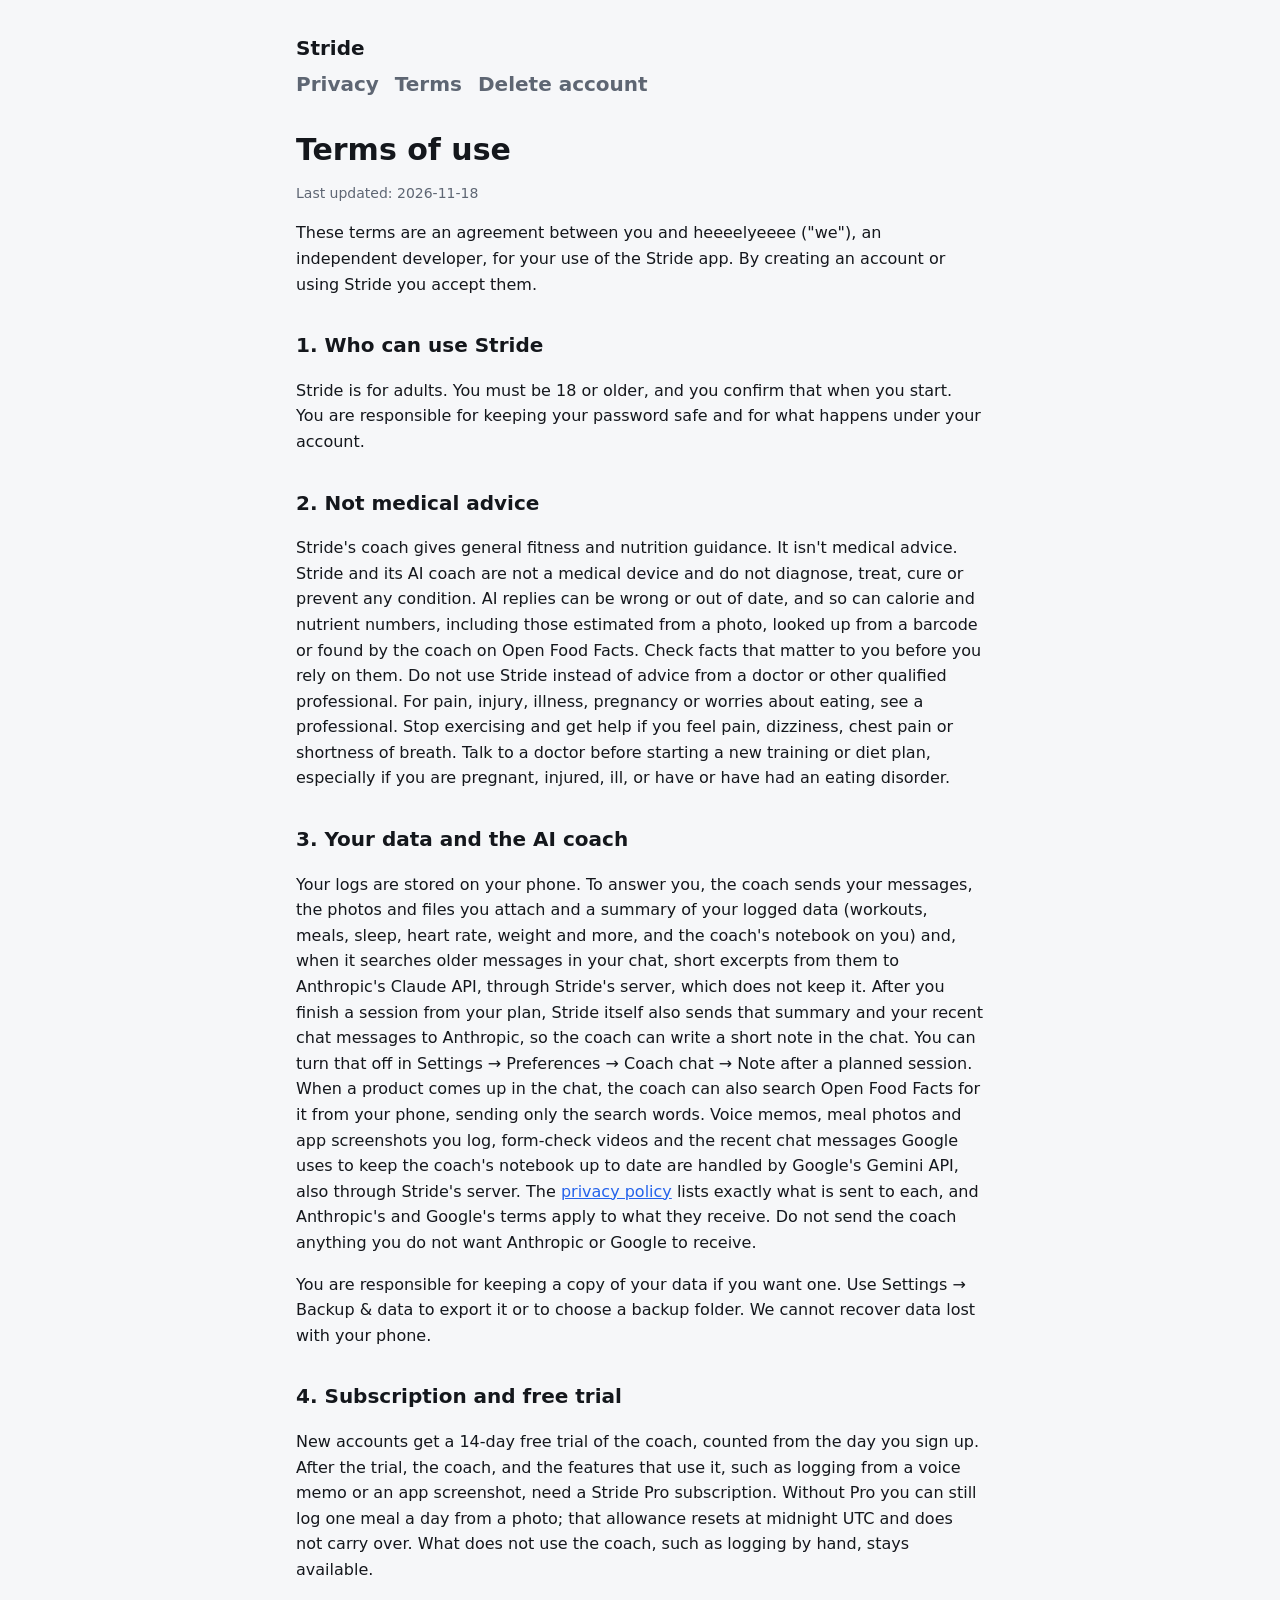
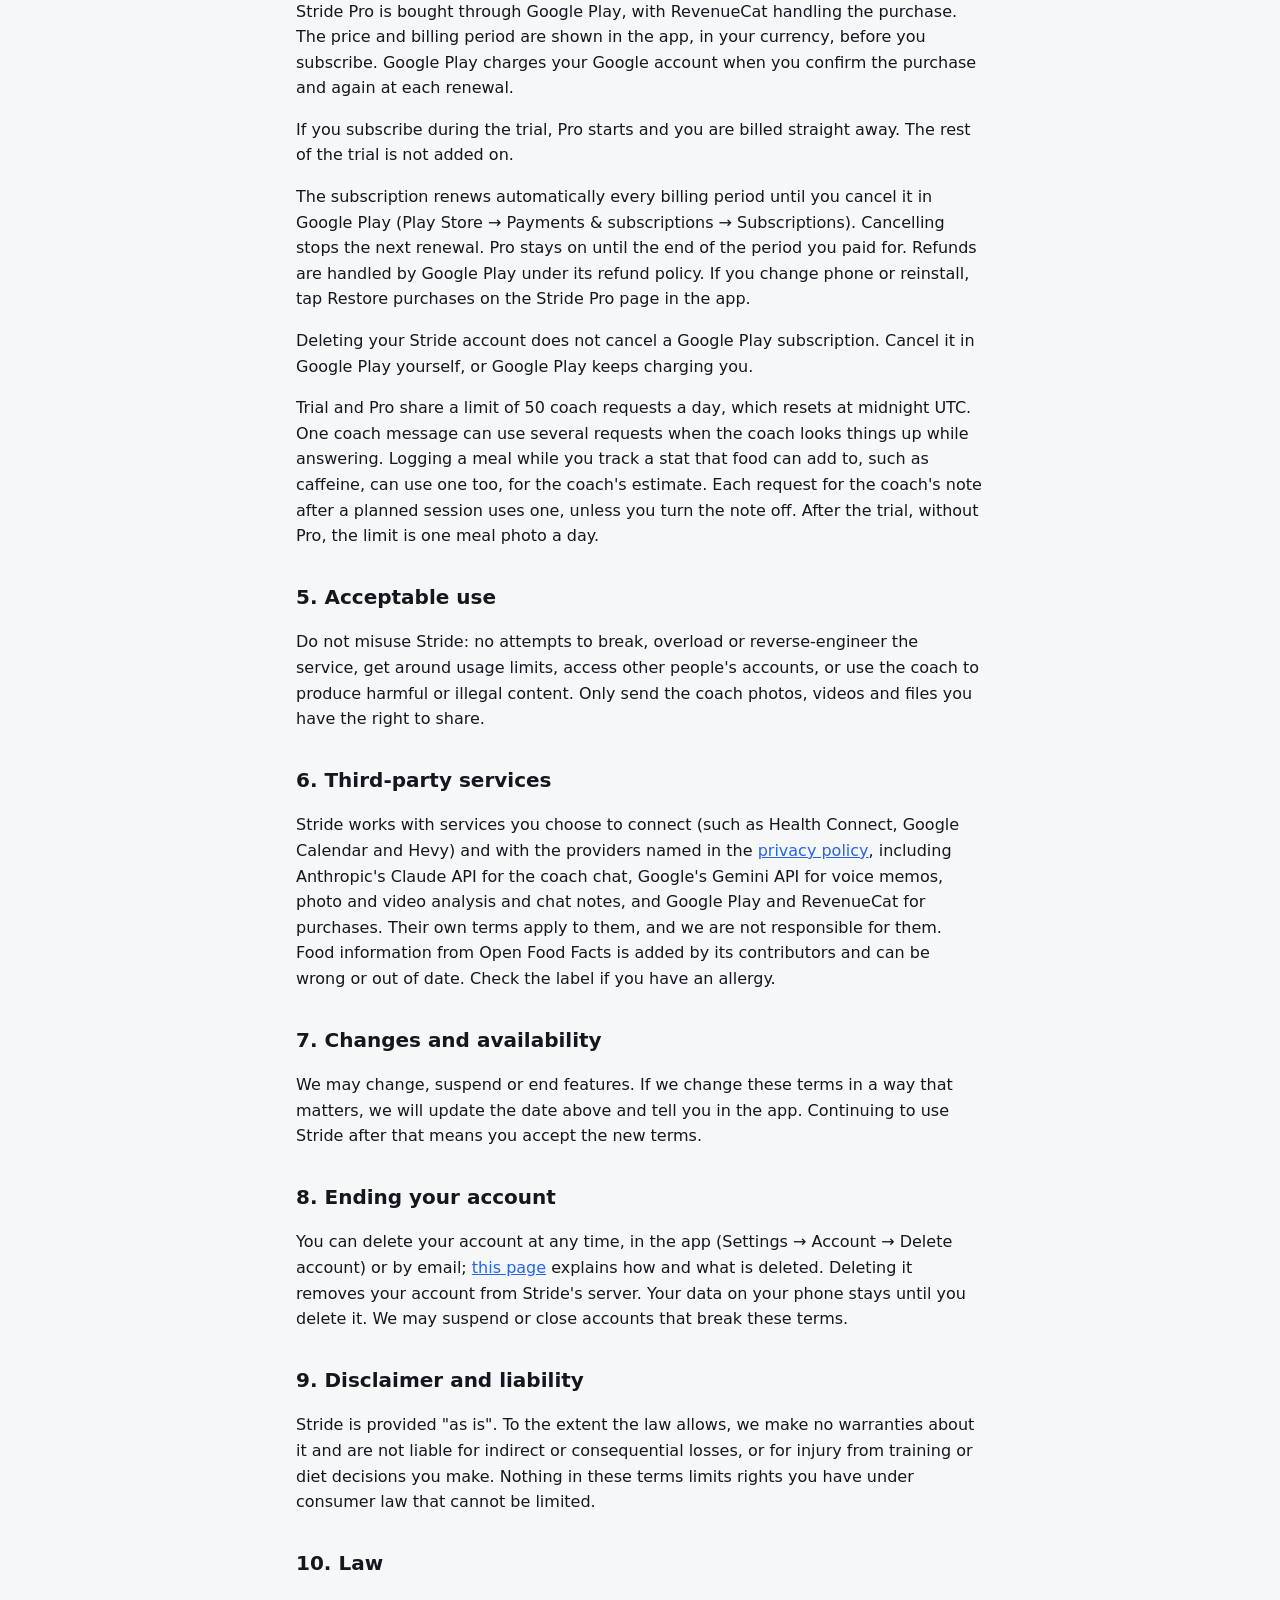
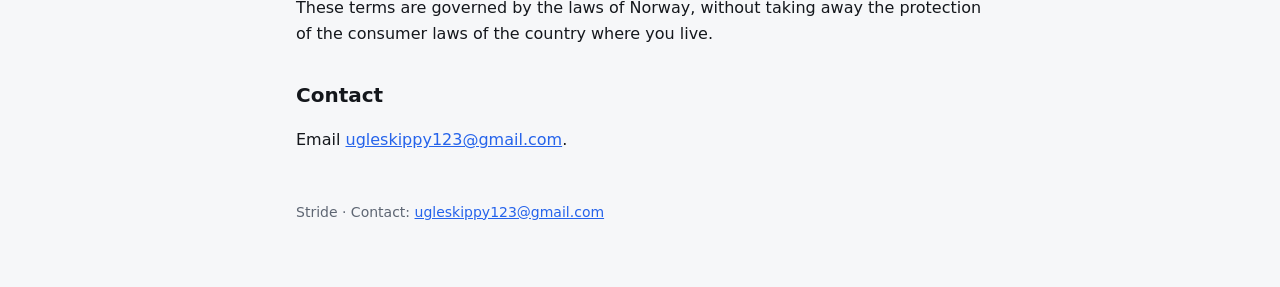
<file: terms.html>
<!doctype html>
<html lang="en">
<head>
<meta charset="utf-8">
<meta name="viewport" content="width=device-width, initial-scale=1">
<title>Terms of use · Stride</title>
<link rel="stylesheet" href="style.css">
</head>
<body>
<main>
<header><a href="index.html">Stride</a>
<nav><a href="privacy.html">Privacy</a><a href="terms.html">Terms</a><a href="delete-account.html">Delete account</a></nav>
</header>
<h1>Terms of use</h1>
<p class="updated">Last updated: 2026-11-18</p>
<p>These terms are an agreement between you and heeeelyeeee ("we"), an independent developer, for your use of the Stride app. By creating an account or using Stride you accept them.</p>

<h2>1. Who can use Stride</h2>
<p>Stride is for adults. You must be 18 or older, and you confirm that when you start. You are responsible for keeping your password safe and for what happens under your account.</p>

<h2>2. Not medical advice</h2>
<p>Stride's coach gives general fitness and nutrition guidance. It isn't medical advice. Stride and its AI coach are not a medical device and do not diagnose, treat, cure or prevent any condition. AI replies can be wrong or out of date, and so can calorie and nutrient numbers, including those estimated from a photo, looked up from a barcode or found by the coach on Open Food Facts. Check facts that matter to you before you rely on them. Do not use Stride instead of advice from a doctor or other qualified professional. For pain, injury, illness, pregnancy or worries about eating, see a professional. Stop exercising and get help if you feel pain, dizziness, chest pain or shortness of breath. Talk to a doctor before starting a new training or diet plan, especially if you are pregnant, injured, ill, or have or have had an eating disorder.</p>

<h2>3. Your data and the AI coach</h2>
<p>Your logs are stored on your phone. To answer you, the coach sends your messages, the photos and files you attach and a summary of your logged data (workouts, meals, sleep, heart rate, weight and more, and the coach's notebook on you) and, when it searches older messages in your chat, short excerpts from them to Anthropic's Claude API, through Stride's server, which does not keep it. After you finish a session from your plan, Stride itself also sends that summary and your recent chat messages to Anthropic, so the coach can write a short note in the chat. You can turn that off in Settings → Preferences → Coach chat → Note after a planned session. When a product comes up in the chat, the coach can also search Open Food Facts for it from your phone, sending only the search words. Voice memos, meal photos and app screenshots you log, form-check videos and the recent chat messages Google uses to keep the coach's notebook up to date are handled by Google's Gemini API, also through Stride's server. The <a href="privacy.html">privacy policy</a> lists exactly what is sent to each, and Anthropic's and Google's terms apply to what they receive. Do not send the coach anything you do not want Anthropic or Google to receive.</p>
<p>You are responsible for keeping a copy of your data if you want one. Use Settings → Backup &amp; data to export it or to choose a backup folder. We cannot recover data lost with your phone.</p>

<h2>4. Subscription and free trial</h2>
<p>New accounts get a 14-day free trial of the coach, counted from the day you sign up. After the trial, the coach, and the features that use it, such as logging from a voice memo or an app screenshot, need a Stride Pro subscription. Without Pro you can still log one meal a day from a photo; that allowance resets at midnight UTC and does not carry over. What does not use the coach, such as logging by hand, stays available.</p>
<p>Stride Pro is bought through Google Play, with RevenueCat handling the purchase. The price and billing period are shown in the app, in your currency, before you subscribe. Google Play charges your Google account when you confirm the purchase and again at each renewal.</p>
<p>If you subscribe during the trial, Pro starts and you are billed straight away. The rest of the trial is not added on.</p>
<p>The subscription renews automatically every billing period until you cancel it in Google Play (Play Store → Payments &amp; subscriptions → Subscriptions). Cancelling stops the next renewal. Pro stays on until the end of the period you paid for. Refunds are handled by Google Play under its refund policy. If you change phone or reinstall, tap Restore purchases on the Stride Pro page in the app.</p>
<p>Deleting your Stride account does not cancel a Google Play subscription. Cancel it in Google Play yourself, or Google Play keeps charging you.</p>
<p>Trial and Pro share a limit of 50 coach requests a day, which resets at midnight UTC. One coach message can use several requests when the coach looks things up while answering. Logging a meal while you track a stat that food can add to, such as caffeine, can use one too, for the coach's estimate. Each request for the coach's note after a planned session uses one, unless you turn the note off. After the trial, without Pro, the limit is one meal photo a day.</p>

<h2>5. Acceptable use</h2>
<p>Do not misuse Stride: no attempts to break, overload or reverse-engineer the service, get around usage limits, access other people's accounts, or use the coach to produce harmful or illegal content. Only send the coach photos, videos and files you have the right to share.</p>

<h2>6. Third-party services</h2>
<p>Stride works with services you choose to connect (such as Health Connect, Google Calendar and Hevy) and with the providers named in the <a href="privacy.html">privacy policy</a>, including Anthropic's Claude API for the coach chat, Google's Gemini API for voice memos, photo and video analysis and chat notes, and Google Play and RevenueCat for purchases. Their own terms apply to them, and we are not responsible for them. Food information from Open Food Facts is added by its contributors and can be wrong or out of date. Check the label if you have an allergy.</p>

<h2>7. Changes and availability</h2>
<p>We may change, suspend or end features. If we change these terms in a way that matters, we will update the date above and tell you in the app. Continuing to use Stride after that means you accept the new terms.</p>

<h2>8. Ending your account</h2>
<p>You can delete your account at any time, in the app (Settings → Account → Delete account) or by email; <a href="delete-account.html">this page</a> explains how and what is deleted. Deleting it removes your account from Stride's server. Your data on your phone stays until you delete it. We may suspend or close accounts that break these terms.</p>

<h2>9. Disclaimer and liability</h2>
<p>Stride is provided "as is". To the extent the law allows, we make no warranties about it and are not liable for indirect or consequential losses, or for injury from training or diet decisions you make. Nothing in these terms limits rights you have under consumer law that cannot be limited.</p>

<h2>10. Law</h2>
<p>These terms are governed by the laws of Norway, without taking away the protection of the consumer laws of the country where you live.</p>

<h2>Contact</h2>
<p>Email <a href="mailto:ugleskippy123@gmail.com">ugleskippy123@gmail.com</a>.</p>
<footer>Stride · Contact: <a href="mailto:ugleskippy123@gmail.com">ugleskippy123@gmail.com</a></footer>
</main>
</body>
</html>
</file>
<file: style.css>
:root { --bg: #F6F7F9; --card: #FFFFFF; --text: #14171C; --sub: #5E6673; --border: #E3E6EB; --link: #2563EB; }
@media (prefers-color-scheme: dark) {
  :root { --bg: #0E1115; --card: #171B21; --text: #F1F3F6; --sub: #9AA3AF; --border: #262C35; --link: #7AA7FF; }
}
* { box-sizing: border-box; }
body { margin: 0; background: var(--bg); color: var(--text); font: 16px/1.6 system-ui, -apple-system, "Segoe UI", Roboto, sans-serif; }
main { max-width: 720px; margin: 0 auto; padding: 32px 16px 64px; }
header a { color: var(--text); font-weight: 700; text-decoration: none; font-size: 20px; }
nav { margin-top: 4px; font-size: 14px; }
nav a { color: var(--sub); margin-right: 16px; }
h1 { font-size: 30px; line-height: 1.2; margin: 32px 0 4px; }
h2 { font-size: 20px; margin-top: 32px; }
.updated { color: var(--sub); font-size: 14px; }
a { color: var(--link); }
.card { background: var(--card); border: 1px solid var(--border); border-radius: 12px; padding: 16px 20px; margin: 16px 0; }
footer { margin-top: 48px; color: var(--sub); font-size: 14px; }
</file>
